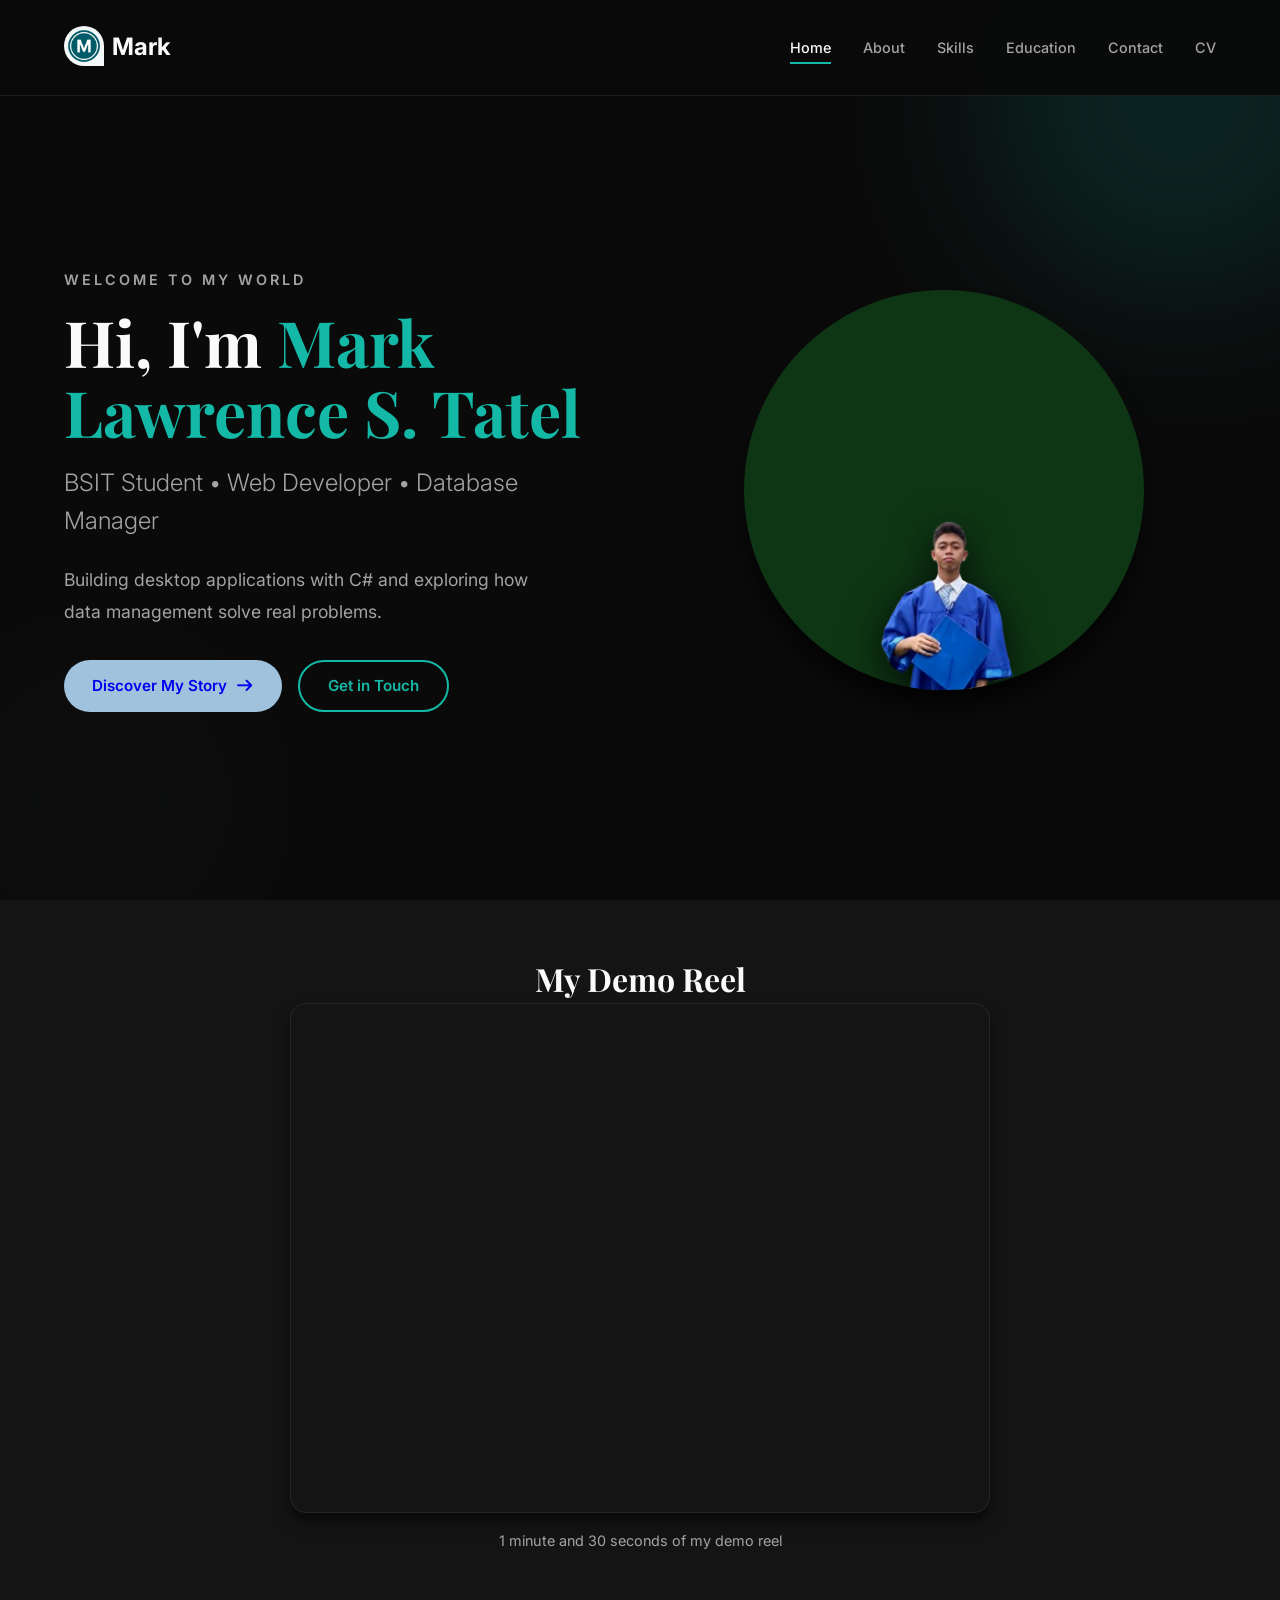
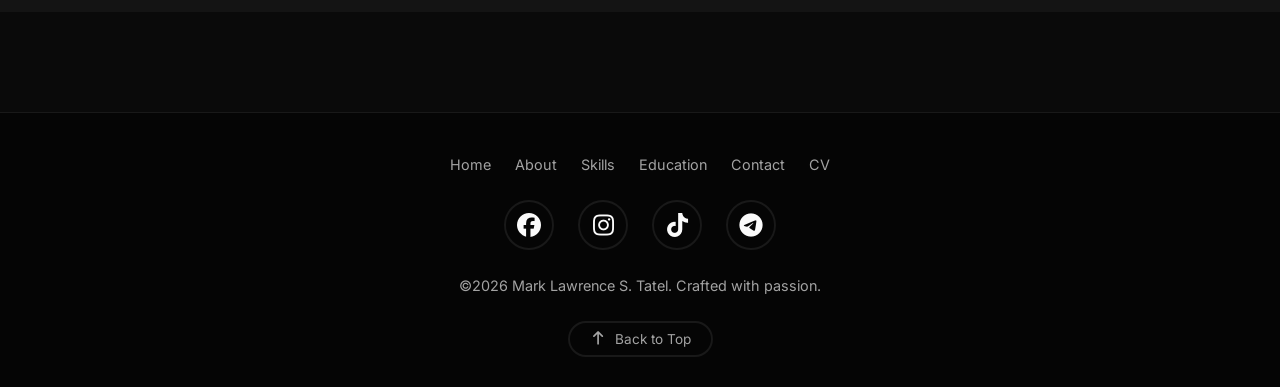
<file: index.html>
<!DOCTYPE html>
<html lang="en">
<head>
    <meta charset="UTF-8">
    <meta name="viewport" content="width=device-width, initial-scale=1.0">
    <meta name="description" content="Portfolio of Mark Lawrence S. Tatel - BSIT student, C# developer, and musician from Valenzuela City, Philippines.">
    <meta name="keywords" content="Mark Lawrence Tatel, portfolio, C# developer, BSIT, Valenzuela, web developer">
    <meta property="og:title" content="Mark Lawrence S. Tatel | Portfolio">
    <meta property="og:description" content="BSIT student building desktop apps with C# and exploring web development.">
    <meta property="og:image" content="images/IMG20240529084241-removebg-preview.png">
    <meta property="og:url" content="https://yourdomain.com">
    <title>Mark Lawrence S. Tatel Portfolio</title>
    <link rel="stylesheet" href="style.css">
    <link rel="icon" href="images/MyFavicon.png">
    <link href="https://fonts.googleapis.com/css2?family=Playfair+Display:wght@400;700&family=Inter:wght@300;400;600&display=swap" rel="stylesheet">
    <link rel="stylesheet" href="https://cdnjs.cloudflare.com/ajax/libs/font-awesome/6.5.0/css/all.min.css">
    <link rel="stylesheet" href="css/all.min.css">
</head>
<body>
    <!-- Navigation -->
    <nav class="navbar">
        <div class="container">
            <a href="index.html" class="logo">
                <span class="logo-icon"><img src="images/MyFavicon.png" alt="Mark Lawrence Logo"></span>
                <span>Mark</span>
            </a>
            <ul class="nav-links">
                <li><a href="index.html" class="active">Home</a></li>
                <li><a href="about.html">About</a></li>
                <li><a href="skills.html">Skills</a></li>
                <li><a href="education.html">Education</a></li>
                <li><a href="contact.html">Contact</a></li>
                <li><a href="resume.html">CV</a></li>
            </ul>
            <div class="hamburger" aria-label="Toggle navigation menu">
                <span></span>
                <span></span>
                <span></span>
            </div>
        </div>
    </nav>

    <!-- Hero Section -->
    <section class="hero">
        <div class="hero-bg">
            <div class="shape shape-1"></div>
            <div class="shape shape-2"></div>
            <div class="shape shape-3"></div>
        </div>
        <div class="container">
            <div class="hero-content">
                <p class="hero-greeting">Welcome to my world</p>
                <h1 class="hero-title">
                    Hi, I'm <span class="highlight">Mark Lawrence S. Tatel</span>
                </h1>
                <p class="hero-subtitle">BSIT Student • Web Developer • Database Manager</p>
                <p class="hero-description">
                    Building desktop applications with C# and exploring how data management solve real problems. 
                <div class="hero-cta">
                    <a href="about.html" class="btn btn-primary">
                        Discover My Story
                        <i class="fas fa-arrow-right"></i>
                    </a>
                    <a href="contact.html" class="btn btn-outline">Get in Touch</a>
                </div>
            </div>
            <div class="hero-visual">
                <div class="hero-image-wrapper">
                    <div class="hero-image">
                        <img src="images/IMG20240529084241-removebg-preview.png" alt="Mark Lawrence S. Tatel">
                    </div>
                </div>
            </div>
        </div>
    </section>

    <!-- Demo Reel Section -->
    <section class="demo-reel-section">
        <div class="container">
            <h2 class="section-title">My Demo Reel</h2>
            <div class="video-wrapper">
    <iframe 
        width="100%" 
        height="500" 
        src="https://www.youtube.com/embed/LFwVDprUQ-Q" 
        title="Demo Reel" 
        frameborder="0" 
        allow="accelerometer; autoplay; clipboard-write; encrypted-media; gyroscope; picture-in-picture" 
        allowfullscreen>
    </iframe>
</div>
            <p class="reel-description">1 minute and 30 seconds of my demo reel</p>
        </div>
    </section>

    <!-- Footer -->
    <footer class="footer">
        <div class="container">
            <div class="footer-content">
                <div class="footer-nav">
                    <a href="index.html">Home</a>
                    <a href="about.html">About</a>
                    <a href="skills.html">Skills</a>
                    <a href="education.html">Education</a>
                    <a href="contact.html">Contact</a>
                    <a href="resume.html">CV</a>
                </div>
                <div class="social-links">
                    <a href="https://www.facebook.com/share/181NbdAtwJ/" aria-label="Facebook profile" target="_blank"><i class="fab fa-facebook"></i></a>
                    <a href="https://www.instagram.com/k_ramm1?igsh=MTRteGNzbmJseWlqcw==" aria-label="Instagram profile" target="_blank"><i class="fab fa-instagram"></i></a>
                    <a href="https://www.tiktok.com/@markieetot_" aria-label="TikTok profile" target="_blank"><i class="fab fa-tiktok"></i></a>
                    <a href="https://t.me/tatsillg" aria-label="Telegram profile" target="_blank"><i class="fab fa-telegram"></i></a>
                </div>
                <p class="copyright">&copy;2026 Mark Lawrence S. Tatel. Crafted with passion.</p>
                <button class="back-to-top" onclick="window.scrollTo({top: 0, behavior: 'smooth'})">
                    <i class="fas fa-arrow-up"></i> Back to Top
                </button>
            </div>
        </div>
    </footer>

    <script>
        // Mobile menu toggle
        const hamburger = document.querySelector('.hamburger');
        const navLinks = document.querySelector('.nav-links');

        hamburger.addEventListener('click', () => {
            navLinks.classList.toggle('active');
            hamburger.classList.toggle('active');
        });

        // Close menu when clicking links
        document.querySelectorAll('.nav-links a').forEach(link => {
            link.addEventListener('click', () => {
                navLinks.classList.remove('active');
                hamburger.classList.remove('active');
            });
        });

        // Scroll animations
        const observerOptions = {
            threshold: 0.2
        };

        const observer = new IntersectionObserver((entries) => {
            entries.forEach(entry => {
                if (entry.isIntersecting) {
                    entry.target.classList.add('animate-in');
                }
            });
        }, observerOptions);

        document.querySelectorAll('.featured-project-card, .learning-card').forEach(el => {
            el.style.opacity = '0';
            el.style.transform = 'translateY(30px)';
            el.style.transition = 'opacity 0.6s ease-out, transform 0.6s ease-out';
            observer.observe(el);
        });

        document.querySelectorAll('.animate-in').forEach(el => {
            el.style.opacity = '1';
            el.style.transform = 'translateY(0)';
        });
    </script>
</body>
</html>
</file>
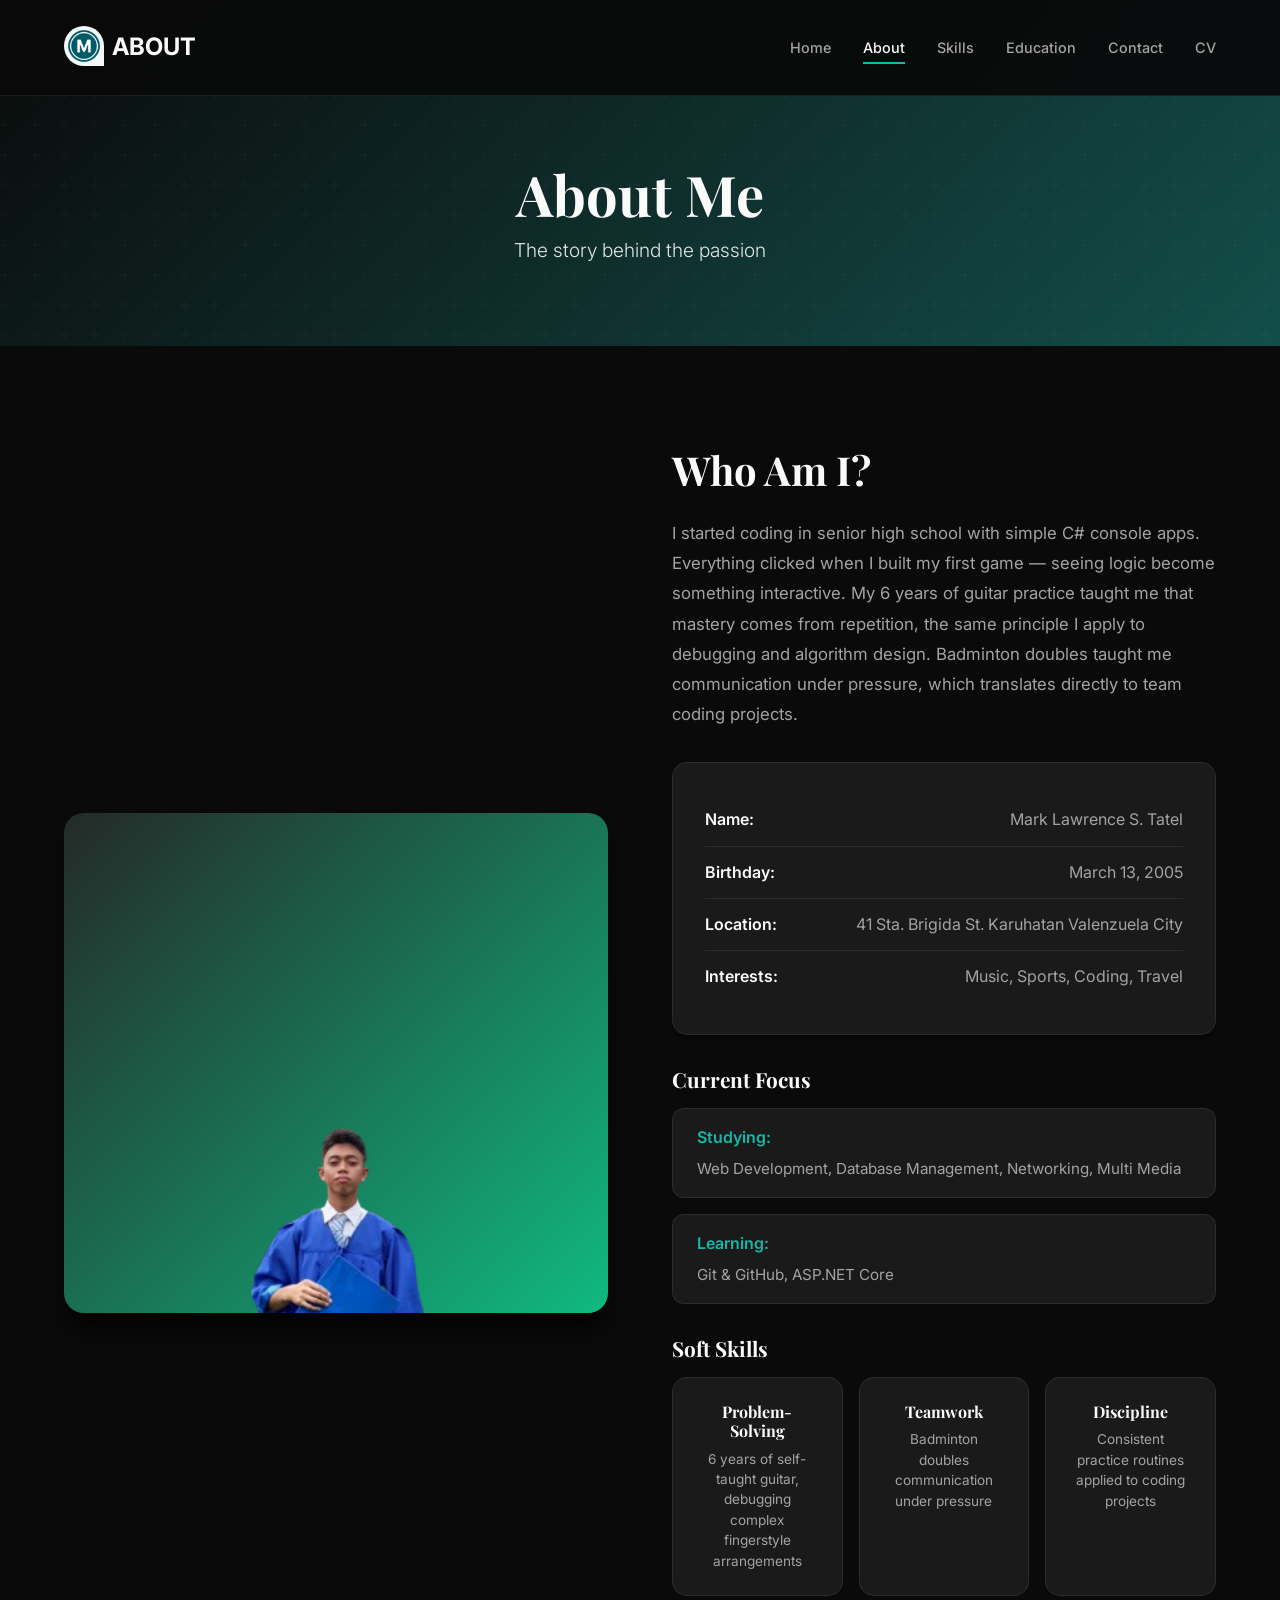
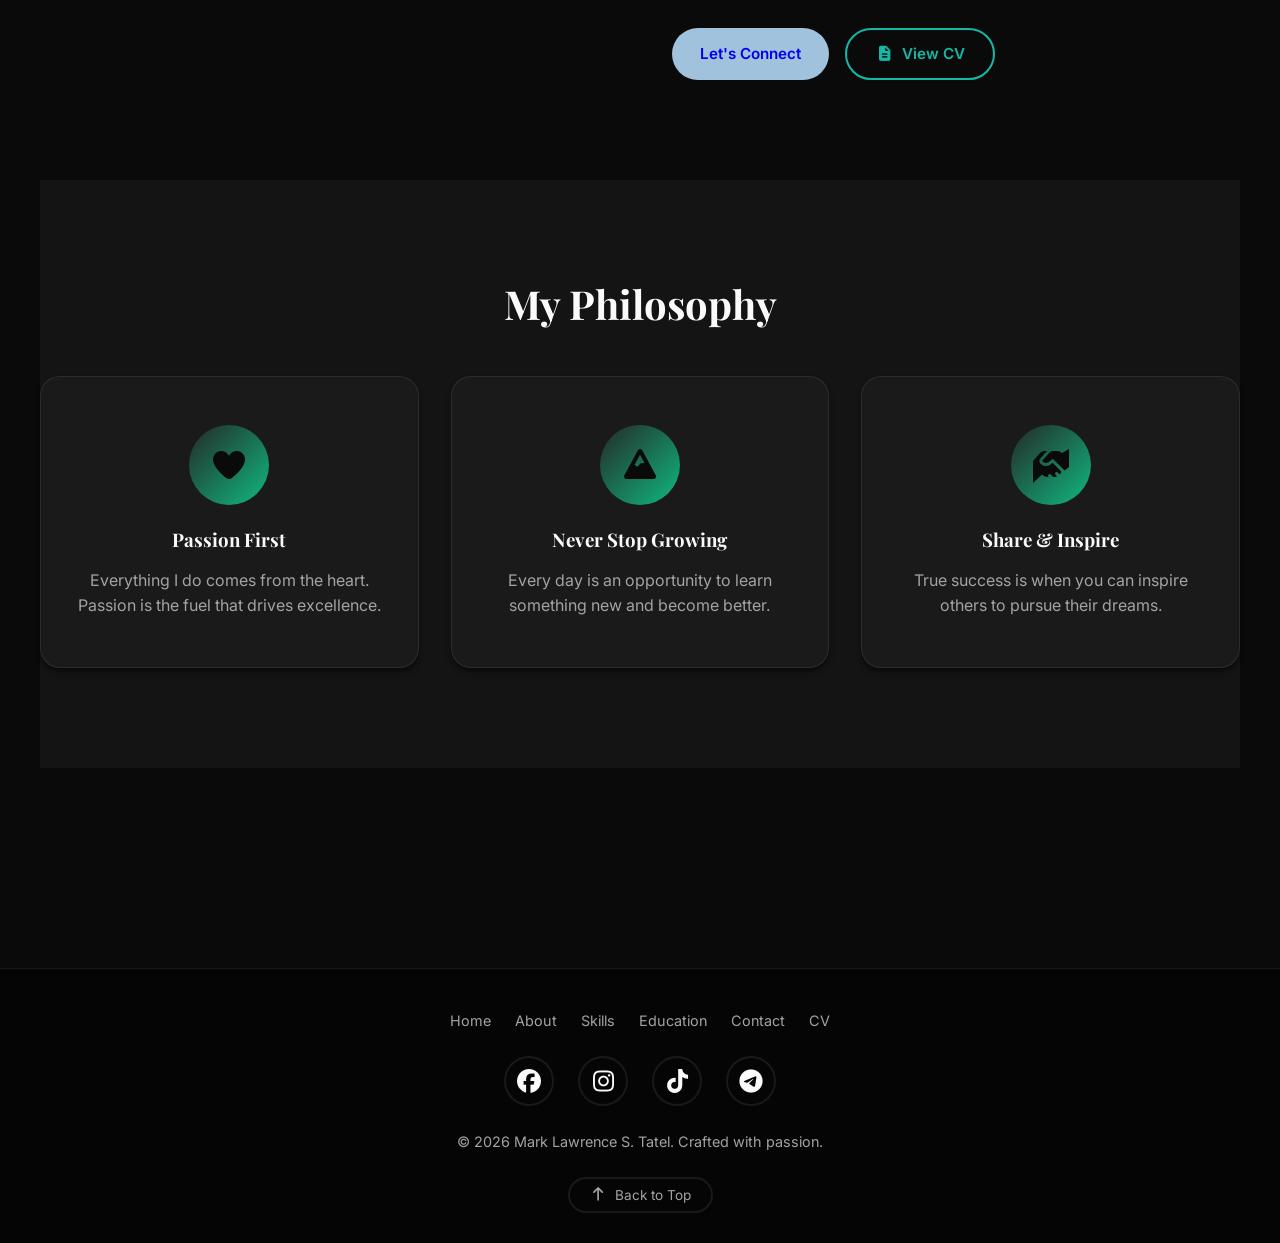
<file: about.html>
<!DOCTYPE html>
<html lang="en">
<head>
    <meta charset="UTF-8">
    <meta name="viewport" content="width=device-width, initial-scale=1.0">
    <meta name="description" content="About Mark Lawrence S. Tatel - BSIT student, C# developer, and musician from Valenzuela City, Philippines.">
    <meta name="keywords" content="Mark Lawrence Tatel, about, C# developer, BSIT, Valenzuela, musician">
    <meta property="og:title" content="About | Mark Lawrence S. Tatel">
    <meta property="og:description" content="Learn about Mark Lawrence - developer, musician, and athlete.">
    <meta property="og:image" content="images/IMG20240529084241-removebg-preview.png">
    <title>About Me</title>
    <link rel="stylesheet" href="style.css">
    <link rel="icon" href="MyFavicon.png">
    <link href="https://fonts.googleapis.com/css2?family=Playfair+Display:wght@400;700&family=Inter:wght@300;400;600&display=swap" rel="stylesheet">
    <link rel="stylesheet" href="https://cdnjs.cloudflare.com/ajax/libs/font-awesome/6.5.0/css/all.min.css">
    <link rel="stylesheet" href="css/all.min.css">
</head>
<body>
    <nav class="navbar">
        <div class="container">
            <a href="index.html" class="logo">
                <span class="logo-icon"><img src="images/MyFavicon.png" alt="Mark Lawrence Logo"></span>
                <span>ABOUT</span>
            </a>
            <ul class="nav-links">
                <li><a href="index.html">Home</a></li>
                <li><a href="about.html" class="active">About</a></li>
                <li><a href="skills.html">Skills</a></li>
                <li><a href="education.html">Education</a></li>
                <li><a href="contact.html">Contact</a></li>
                <li><a href="resume.html">CV</a></li>
            </ul>
            <div class="hamburger" aria-label="Toggle navigation menu">
                <span></span>
                <span></span>
                <span></span>
            </div>
        </div>
    </nav>

    <section class="page-header">
        <div class="container">
            <h1 class="page-title">About Me</h1>
            <p class="page-subtitle">The story behind the passion</p>
        </div>
    </section>

    <section class="about-section">
        <div class="container">
            <div class="about-grid">
                <div class="about-image-section">
                    <div class="image-frame">
                        <div class="about-image-placeholder">
                            <img src="images/IMG20240529084241-removebg-preview.png" alt="My Photo" class="about-photo">
                        </div>
                    </div>
                </div>
                <div class="about-content-section">
                    <h2 class="section-heading">Who Am I?</h2>
                    <p class="about-text">
                        I started coding in senior high school with simple C# console apps. Everything clicked when I built my first game — seeing logic become something interactive. My 6 years of guitar practice taught me that mastery comes from repetition, the same principle I apply to debugging and algorithm design. Badminton doubles taught me communication under pressure, which translates directly to team coding projects.
                    </p>

                    <div class="personal-info">
                        <div class="info-row">
                            <span class="info-title">Name:</span>
                            <span class="info-value">Mark Lawrence S. Tatel</span>
                        </div>
                        <div class="info-row">
                            <span class="info-title">Birthday:</span>
                            <span class="info-value">March 13, 2005</span>
                        </div>
                        <div class="info-row">
                            <span class="info-title">Location:</span>
                            <span class="info-value">41 Sta. Brigida St. Karuhatan Valenzuela City</span>
                        </div>
                        <div class="info-row">
                            <span class="info-title">Interests:</span>
                            <span class="info-value">Music, Sports, Coding, Travel</span>
                        </div>
                    </div>

                    <!-- Current Focus -->
                    <div class="current-focus">
                        <h3 class="subsection-heading"> Current Focus</h3>
                        <div class="focus-grid">
                            <div class="focus-item">
                                <span class="focus-label">Studying:</span>
                                <span class="focus-value">Web Development, Database Management, Networking, Multi Media</span>
                            </div>
                            <div class="focus-item">
                                <span class="focus-label">Learning:</span>
                                <span class="focus-value">Git & GitHub, ASP.NET Core</span>
                            </div>
                        </div>
                    </div>

                    <!-- Soft Skills -->
                    <div class="soft-skills">
                        <h3 class="subsection-heading"> Soft Skills</h3>
                        <div class="soft-skills-grid">
                            <div class="soft-skill-card">
                                <h4>Problem-Solving</h4>
                                <p>6 years of self-taught guitar, debugging complex fingerstyle arrangements</p>
                            </div>
                            <div class="soft-skill-card">
                                <h4>Teamwork</h4>
                                <p>Badminton doubles communication under pressure</p>
                            </div>
                            <div class="soft-skill-card">
                                <h4>Discipline</h4>
                                <p>Consistent practice routines applied to coding projects</p>
                            </div>
                        </div>
                    </div>

                    <div class="about-buttons">
                        <a href="contact.html" class="btn btn-primary">Let's Connect</a>
                        <a href="resume.html" class="btn btn-outline"><i class="fas fa-file-alt"></i> View CV</a>
                    </div>
                </div>
            </div>

            <div class="philosophy-section">
                <h2 class="section-heading text-center">My Philosophy</h2>
                <div class="philosophy-cards">
                    <div class="philosophy-card">
                        <div class="card-icon">
                            <i class="fas fa-heart"></i>
                        </div>
                        <h3>Passion First</h3>
                        <p>Everything I do comes from the heart. Passion is the fuel that drives excellence.</p>
                    </div>
                    <div class="philosophy-card">
                        <div class="card-icon">
                            <i class="fas fa-mountain"></i>
                        </div>
                        <h3>Never Stop Growing</h3>
                        <p>Every day is an opportunity to learn something new and become better.</p>
                    </div>
                    <div class="philosophy-card">
                        <div class="card-icon">
                            <i class="fas fa-hands-helping"></i>
                        </div>
                        <h3>Share & Inspire</h3>
                        <p>True success is when you can inspire others to pursue their dreams.</p>
                    </div>
                </div>
            </div>
        </div>
    </section>

    <footer class="footer">
        <div class="container">
            <div class="footer-content">
                <div class="footer-nav">
                    <a href="index.html">Home</a>
                    <a href="about.html">About</a>
                    <a href="skills.html">Skills</a>
                    <a href="education.html">Education</a>
                    <a href="contact.html">Contact</a>
                    <a href="resume.html">CV</a>
                </div>
                <div class="social-links">
                    <a href="https://www.facebook.com/share/181NbdAtwJ/" aria-label="Facebook profile" target="_blank"><i class="fab fa-facebook"></i></a>
                    <a href="https://www.instagram.com/k_ramm1?igsh=MTRteGNzbmJseWlqcw==" aria-label="Instagram profile" target="_blank"><i class="fab fa-instagram"></i></a>
                    <a href="https://www.tiktok.com/@markieetot_" aria-label="TikTok profile" target="_blank"><i class="fab fa-tiktok"></i></a>
                    <a href="https://t.me/tatsillg" aria-label="Telegram profile" target="_blank"><i class="fab fa-telegram"></i></a>
                </div>
                <p class="copyright">&copy; 2026 Mark Lawrence S. Tatel. Crafted with passion.</p>
                <button class="back-to-top" onclick="window.scrollTo({top: 0, behavior: 'smooth'})">
                    <i class="fas fa-arrow-up"></i> Back to Top
                </button>
            </div>
        </div>
    </footer>

    <script>
        const hamburger = document.querySelector('.hamburger');
        const navLinks = document.querySelector('.nav-links');
        hamburger.addEventListener('click', () => {
            navLinks.classList.toggle('active');
            hamburger.classList.toggle('active');
        });

        // Scroll animations
        const observerOptions = { threshold: 0.2 };
        const observer = new IntersectionObserver((entries) => {
            entries.forEach(entry => {
                if (entry.isIntersecting) {
                    entry.target.classList.add('animate-in');
                    entry.target.style.opacity = '1';
                    entry.target.style.transform = 'translateY(0)';
                }
            });
        }, observerOptions);

        document.querySelectorAll('.philosophy-card, .soft-skill-card').forEach(el => {
            el.style.opacity = '0';
            el.style.transform = 'translateY(30px)';
            el.style.transition = 'opacity 0.6s ease-out, transform 0.6s ease-out';
            observer.observe(el);
        });
    </script>
</body>
</html>
</file>
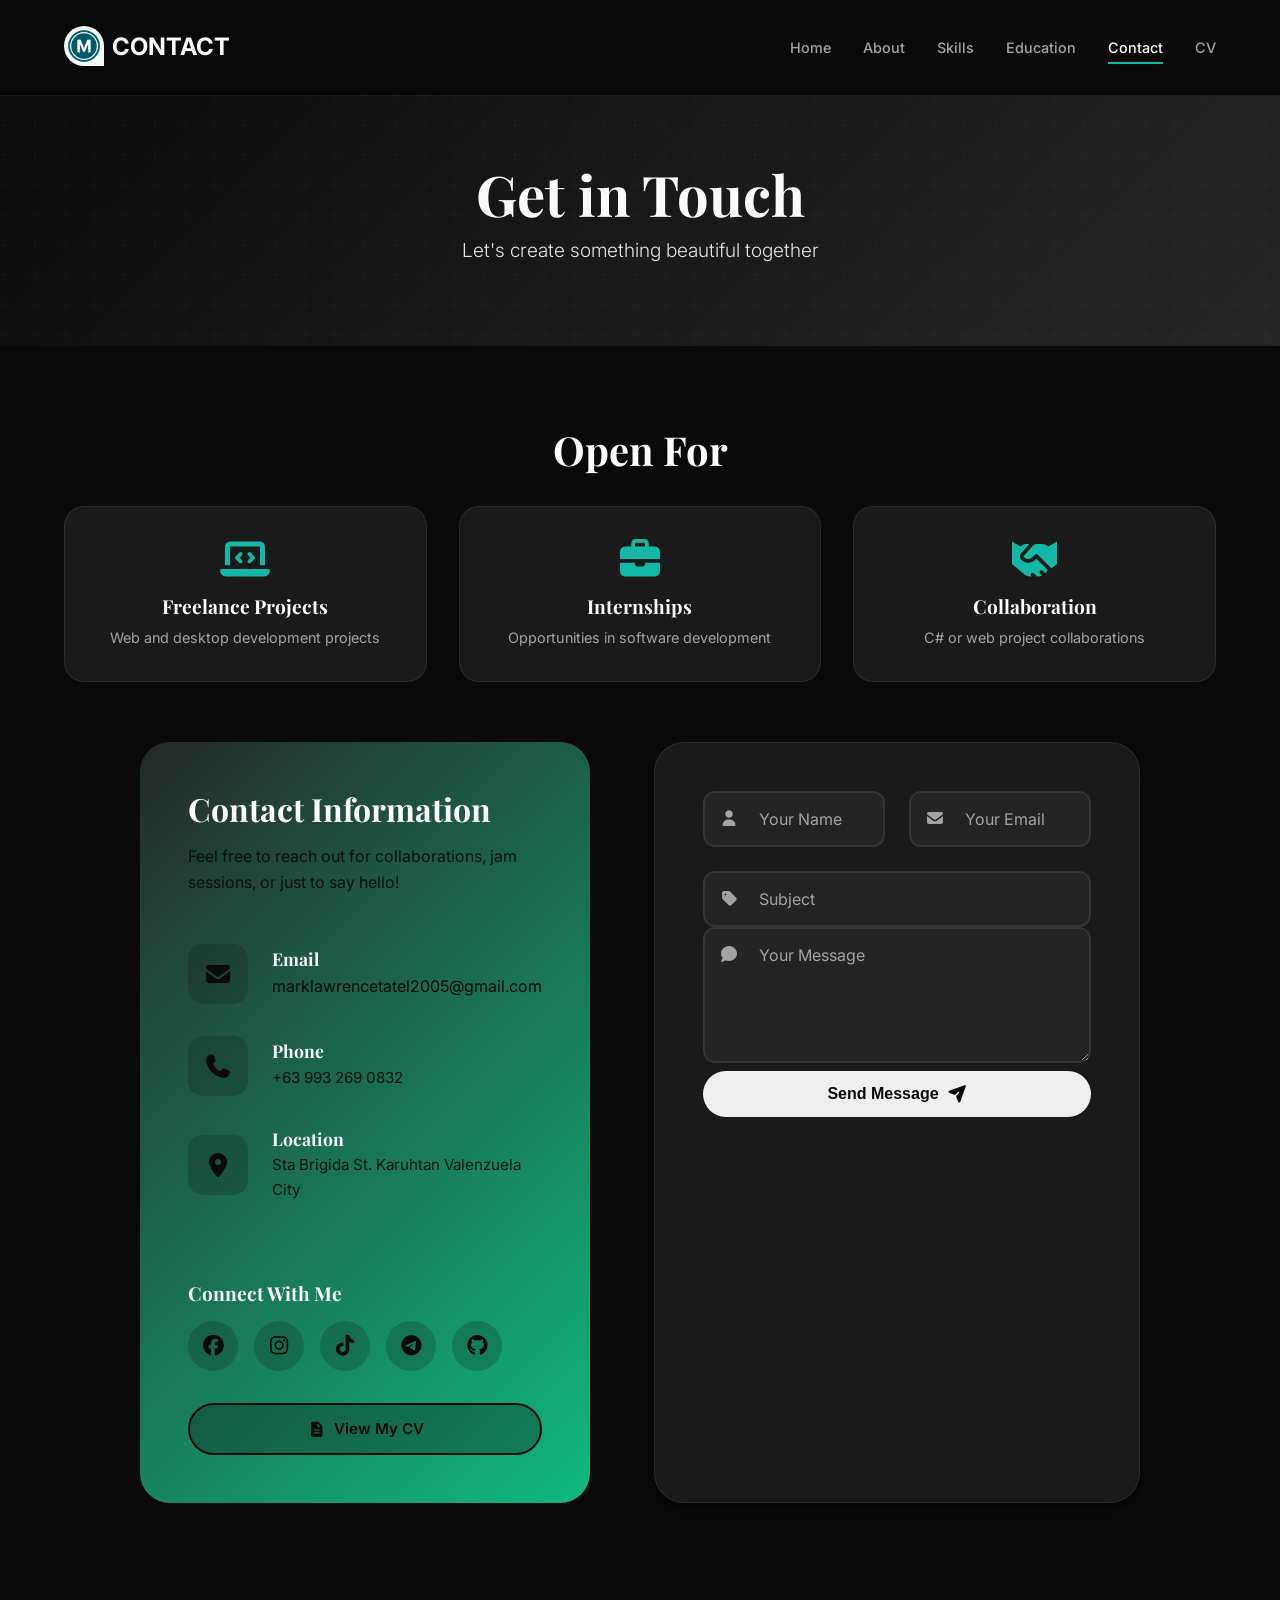
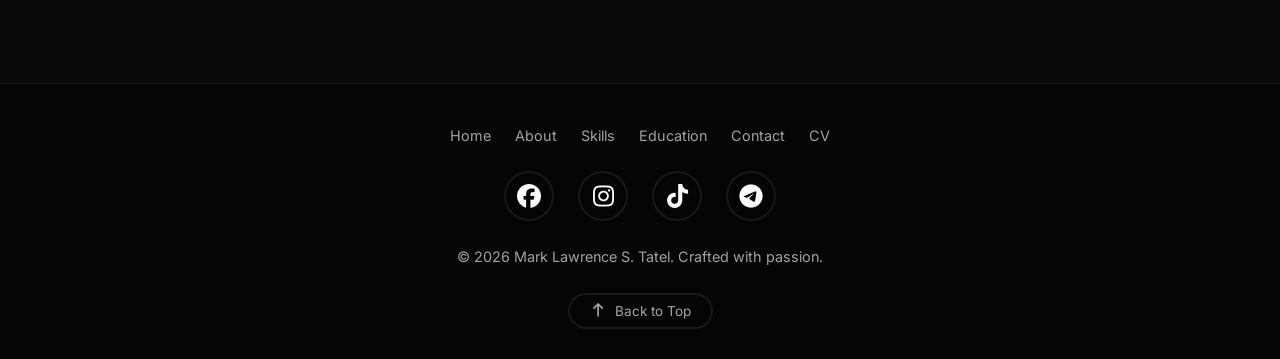
<file: contact.html>
<!DOCTYPE html>
<html lang="en">
<head>
    <meta charset="UTF-8">
    <meta name="viewport" content="width=device-width, initial-scale=1.0">
    <meta name="description" content="Contact Mark Lawrence S. Tatel - BSIT student, C# developer, and musician from Valenzuela City, Philippines.">
    <meta name="keywords" content="Mark Lawrence Tatel, contact, C# developer, BSIT, Valenzuela, hire">
    <meta property="og:title" content="Contact | Mark Lawrence S. Tatel">
    <meta property="og:description" content="Get in touch with Mark Lawrence S. Tatel for collaborations and opportunities.">
    <meta property="og:image" content="images/IMG20240529084241-removebg-preview.png">
    <title>My Contact</title>
    <link rel="stylesheet" href="style.css">
    <link rel="icon" href="MyFavicon.png">
    <link href="https://fonts.googleapis.com/css2?family=Playfair+Display:wght@400;700&family=Inter:wght@300;400;600&display=swap" rel="stylesheet">
    <link rel="stylesheet" href="https://cdnjs.cloudflare.com/ajax/libs/font-awesome/6.5.0/css/all.min.css">
    <link rel="stylesheet" href="css/all.min.css">
</head>
<body>
    <nav class="navbar">
        <div class="container">
            <a href="index.html" class="logo">
                <span class="logo-icon"><img src="images/MyFavicon.png" alt="Mark Lawrence Logo"></span>
                <span>CONTACT</span>
            </a>
            <ul class="nav-links">
                <li><a href="index.html">Home</a></li>
                <li><a href="about.html">About</a></li>
                <li><a href="skills.html">Skills</a></li>
                <li><a href="education.html">Education</a></li>
                <li><a href="contact.html" class="active">Contact</a></li>
                <li><a href="resume.html">CV</a></li>
            </ul>
            <div class="hamburger" aria-label="Toggle navigation menu">
                <span></span>
                <span></span>
                <span></span>
            </div>
        </div>
    </nav>

    <section class="page-header contact-header">
        <div class="container">
            <h1 class="page-title">Get in Touch</h1>
            <p class="page-subtitle">Let's create something beautiful together</p>
        </div>
    </section>

    <section class="contact-section">
        <div class="container">
            <!-- Open For Section -->
            <div class="open-for-section">
                <h2 class="section-heading text-center">Open For</h2>
                <div class="open-for-grid">
                    <div class="open-for-card">
                        <i class="fas fa-laptop-code"></i>
                        <h3>Freelance Projects</h3>
                        <p>Web and desktop development projects</p>
                    </div>
                    <div class="open-for-card">
                        <i class="fas fa-briefcase"></i>
                        <h3>Internships</h3>
                        <p>Opportunities in software development</p>
                    </div>
                    <div class="open-for-card">
                        <i class="fas fa-handshake"></i>
                        <h3>Collaboration</h3>
                        <p>C# or web project collaborations</p>
                    </div>
                </div>
            </div>

            <div class="contact-wrapper">
                <div class="contact-info-panel">
                    <h2 class="panel-title">Contact Information</h2>
                    <p class="panel-desc">Feel free to reach out for collaborations, jam sessions, or just to say hello!</p>

                    <div class="contact-methods">
                        <div class="contact-method">
                            <div class="method-icon">
                                <i class="fas fa-envelope"></i>
                            </div>
                            <div class="method-details">
                                <h3>Email</h3>
                                <a href="mailto:marklawrencetatel2005@gmail.com">marklawrencetatel2005@gmail.com</a>
                            </div>
                        </div>

                        <div class="contact-method">
                            <div class="method-icon">
                                <i class="fas fa-phone"></i>
                            </div>
                            <div class="method-details">
                                <h3>Phone</h3>
                                <p>+63 993 269 0832</p>
                            </div>
                        </div>

                        <div class="contact-method">
                            <div class="method-icon">
                                <i class="fas fa-map-marker-alt"></i>
                            </div>
                            <div class="method-details">
                                <h3>Location</h3>
                                <p>Sta Brigida St. Karuhtan Valenzuela City</p>
                            </div>
                        </div>
                    </div>

                    <div class="social-connect">
                        <h3>Connect With Me</h3>
                        <div class="social-icons-large">
                            <a href="https://www.facebook.com/share/181NbdAtwJ/" class="social-icon" aria-label="Facebook profile"><i class="fab fa-facebook"></i></a>
                            <a href="https://www.instagram.com/k_ramm1?igsh=MTRteGNzbmJseWlqcw==" target="_blank" class="social-icon" aria-label="Instagram profile"><i class="fab fa-instagram"></i></a>
                            <a href="https://www.tiktok.com/@markieetot_" target="_blank" class="social-icon" aria-label="TikTok profile"><i class="fab fa-tiktok"></i></a>
                            <a href="https://t.me/tatsillg" target="_blank" class="social-icon" aria-label="Telegram profile"><i class="fab fa-telegram"></i></a>
                            <a href="https://github.com/Conessss" target="_blank" class="social-icon" aria-label="GitHub profile"><i class="fab fa-github"></i></a>
                        </div>
                    </div>

                    <div class="resume-download">
                        <a href="resume.html" class="btn btn-resume">
                            <i class="fas fa-file-alt"></i> View My CV
                        </a>
                    </div>
                </div>

                <div class="contact-form-panel">
                    <form class="contact-form-modern" action="https://formsubmit.co/marklawrencetatel2005@gmail.com" method="POST" id="contactForm">
                        <div id="form-message" class="form-message" style="display:none;"></div>

                        <div class="form-row">
                            <div class="form-group floating">
                                <input type="text" id="name" name="name" required placeholder=" ">
                                <label for="name">Your Name</label>
                                <i class="fas fa-user"></i>
                            </div>
                            <div class="form-group floating">
                                <input type="email" id="email" name="email" required placeholder=" ">
                                <label for="email">Your Email</label>
                                <i class="fas fa-envelope"></i>
                            </div>
                        </div>

                        <div class="form-group floating">
                            <input type="text" id="subject" name="subject" required placeholder=" ">
                            <label for="subject">Subject</label>
                            <i class="fas fa-tag"></i>
                        </div>

                        <div class="form-group floating">
                            <textarea id="message" name="message" rows="5" required placeholder=" "></textarea>
                            <label for="message">Your Message</label>
                            <i class="fas fa-comment"></i>
                        </div>

                        <button type="submit" class="btn btn-submit">
                            <span>Send Message</span>
                            <i class="fas fa-paper-plane"></i>
                        </button>
                    </form>
                </div>
            </div>
        </div>
    </section>

    <footer class="footer">
        <div class="container">
            <div class="footer-content">
                <div class="footer-nav">
                    <a href="index.html">Home</a>
                    <a href="about.html">About</a>
                    <a href="skills.html">Skills</a>
                    <a href="education.html">Education</a>
                    <a href="contact.html">Contact</a>
                    <a href="resume.html">CV</a>
                </div>
                <div class="social-links">
                    <a href="https://www.facebook.com/share/181NbdAtwJ/" aria-label="Facebook profile" target="_blank"><i class="fab fa-facebook"></i></a>
                    <a href="https://www.instagram.com/k_ramm1?igsh=MTRteGNzbmJseWlqcw==" aria-label="Instagram profile" target="_blank"><i class="fab fa-instagram"></i></a>
                    <a href="https://www.tiktok.com/@markieetot_" aria-label="TikTok profile" target="_blank"><i class="fab fa-tiktok"></i></a>
                    <a href="https://t.me/tatsillg" aria-label="Telegram profile" target="_blank"><i class="fab fa-telegram"></i></a>
                </div>
                <p class="copyright">&copy; 2026 Mark Lawrence S. Tatel. Crafted with passion.</p>
                <button class="back-to-top" onclick="window.scrollTo({top: 0, behavior: 'smooth'})">
                    <i class="fas fa-arrow-up"></i> Back to Top
                </button>
            </div>
        </div>
    </footer>

    <script>
        const hamburger = document.querySelector('.hamburger');
        const navLinks = document.querySelector('.nav-links');
        hamburger.addEventListener('click', () => {
            navLinks.classList.toggle('active');
            hamburger.classList.toggle('active');
        });

        // Form handling
        const form = document.getElementById('contactForm');
        const formMessage = document.getElementById('form-message');

        form.addEventListener('submit', async (e) => {
            e.preventDefault();
            const formData = new FormData(form);

            try {
                const response = await fetch(form.action, {
                    method: 'POST',
                    body: formData,
                    headers: {
                        'Accept': 'application/json'
                    }
                });

                if (response.ok) {
                    formMessage.style.display = 'block';
                    formMessage.className = 'form-message success';
                    formMessage.textContent = 'Thank you! Your message has been sent successfully.';
                    form.reset();
                } else {
                    throw new Error('Form submission failed');
                }
            } catch (error) {
                formMessage.style.display = 'block';
                formMessage.className = 'form-message error';
                formMessage.textContent = 'Oops! Something went wrong. Please try again or email me directly.';
            }
        });
    </script>
</body>
</html>
</file>
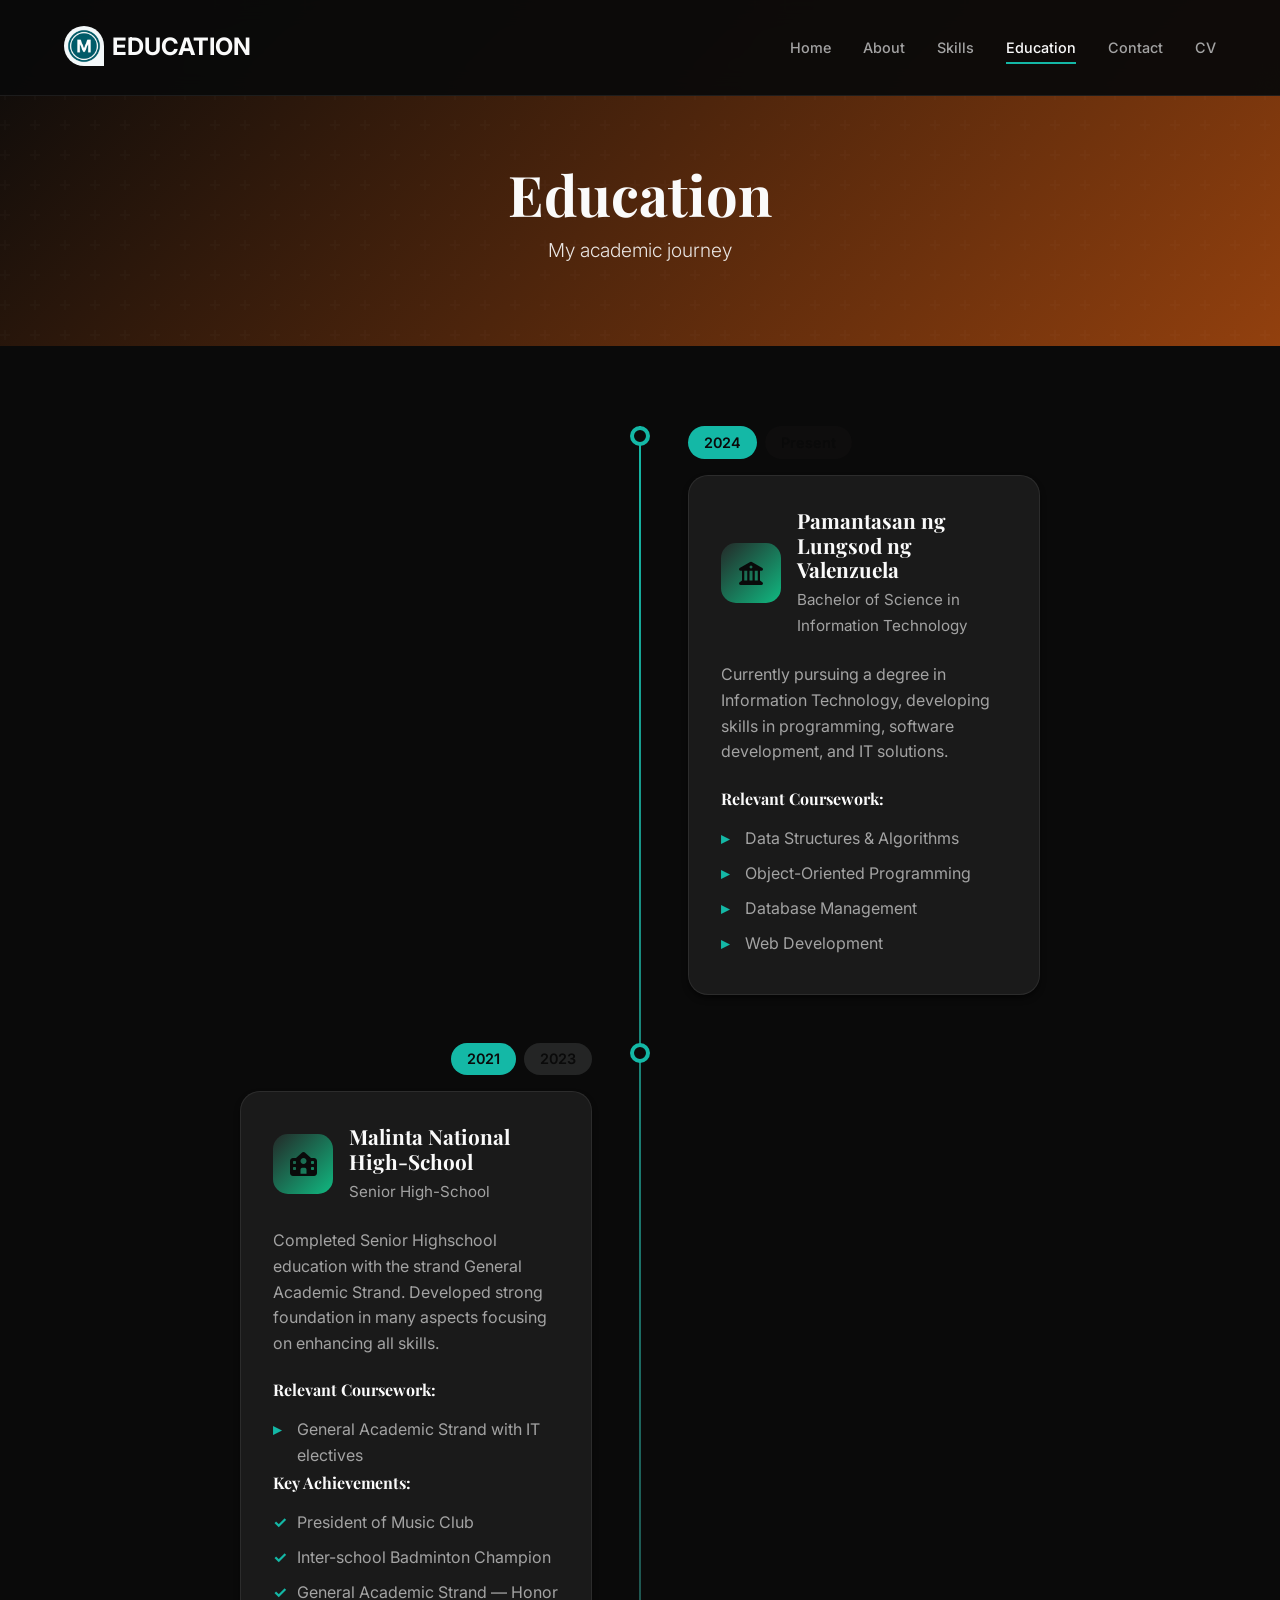
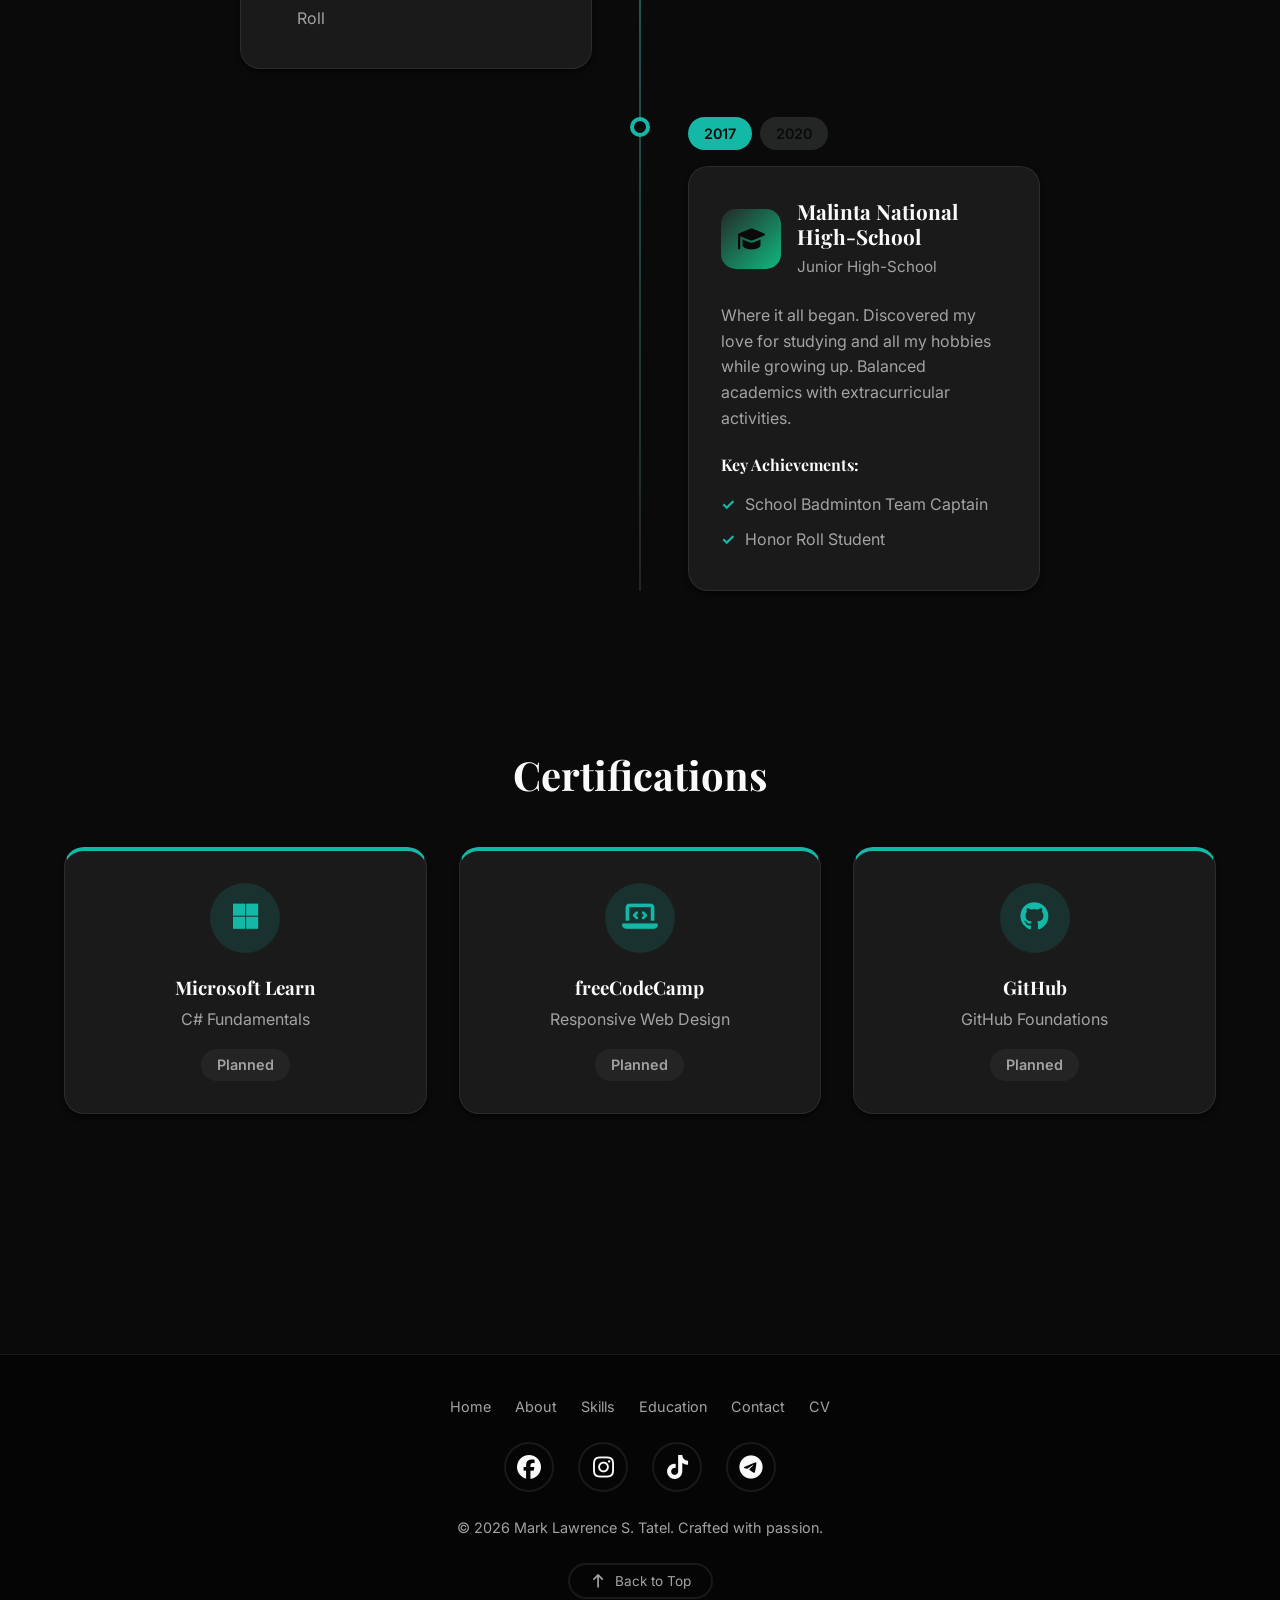
<file: education.html>
<!DOCTYPE html>
<html lang="en">
<head>
    <meta charset="UTF-8">
    <meta name="viewport" content="width=device-width, initial-scale=1.0">
    <meta name="description" content="Education and academic journey of Mark Lawrence S. Tatel - BSIT student at Pamantasan ng Lungsod ng Valenzuela.">
    <meta name="keywords" content="Mark Lawrence Tatel, education, BSIT, Valenzuela, academic">
    <meta property="og:title" content="Education | Mark Lawrence S. Tatel">
    <meta property="og:description" content="Academic journey of Mark Lawrence S. Tatel.">
    <meta property="og:image" content="images/IMG20240529084241-removebg-preview.png">
    <title>My Education</title>
    <link rel="stylesheet" href="style.css">
    <link rel="icon" href="MyFavicon.png">
    <link href="https://fonts.googleapis.com/css2?family=Playfair+Display:wght@400;700&family=Inter:wght@300;400;600&display=swap" rel="stylesheet">
    <link rel="stylesheet" href="https://cdnjs.cloudflare.com/ajax/libs/font-awesome/6.5.0/css/all.min.css">
    <link rel="stylesheet" href="css/all.min.css">
</head>
<body>
    <nav class="navbar">
        <div class="container">
            <a href="index.html" class="logo">
                <span class="logo-icon"><img src="images/MyFavicon.png" alt="Mark Lawrence Logo"></span>
                <span>EDUCATION</span>
            </a>
            <ul class="nav-links">
                <li><a href="index.html">Home</a></li>
                <li><a href="about.html">About</a></li>
                <li><a href="skills.html">Skills</a></li>
                <li><a href="education.html" class="active">Education</a></li>
                <li><a href="contact.html">Contact</a></li>
                <li><a href="resume.html">CV</a></li>
            </ul>
            <div class="hamburger" aria-label="Toggle navigation menu">
                <span></span>
                <span></span>
                <span></span>
            </div>
        </div>
    </nav>

    <section class="page-header education-header">
        <div class="container">
            <h1 class="page-title">Education</h1>
            <p class="page-subtitle">My academic journey</p>
        </div>
    </section>

    <section class="education-section">
        <div class="container">
            <!-- Timeline -->
            <div class="timeline">
                <div class="timeline-item">
                    <div class="timeline-marker"></div>
                    <div class="timeline-content">
                        <div class="timeline-date">
                            <span class="year">2024</span>
                            <span class="status">Present</span>
                        </div>
                        <div class="timeline-card">
                            <div class="card-header">
                                <div class="school-icon">
                                    <i class="fas fa-university"></i>
                                </div>
                                <div class="school-info">
                                    <h3>Pamantasan ng Lungsod ng Valenzuela</h3>
                                    <span class="degree">Bachelor of Science in Information Technology</span>
                                </div>
                            </div>
                            <div class="card-body">
                                <p>Currently pursuing a degree in Information Technology, developing skills in programming, software development, and IT solutions.</p>
                                <div class="coursework">
                                    <h4>Relevant Coursework:</h4>
                                    <ul>
                                        <li>Data Structures & Algorithms</li>
                                        <li>Object-Oriented Programming</li>
                                        <li>Database Management</li>
                                        <li>Web Development</li>
                                    </ul>
                                </div>
                            </div>
                        </div>
                    </div>
                </div>

                <div class="timeline-item">
                    <div class="timeline-marker"></div>
                    <div class="timeline-content">
                        <div class="timeline-date">
                            <span class="year">2021</span>
                            <span class="year-end">2023</span>
                        </div>
                        <div class="timeline-card">
                            <div class="card-header">
                                <div class="school-icon">
                                    <i class="fas fa-school"></i>
                                </div>
                                <div class="school-info">
                                    <h3>Malinta National High-School</h3>
                                    <span class="degree">Senior High-School</span>
                                </div>
                            </div>
                            <div class="card-body">
                                <p>Completed Senior Highschool education with the strand General Academic Strand. Developed strong foundation in many aspects focusing on enhancing all skills.</p>
                                <div class="coursework">
                                    <h4>Relevant Coursework:</h4>
                                    <ul>
                                        <li>General Academic Strand with IT electives</li>
                                    </ul>
                                </div>
                                <div class="achievements">
                                    <h4>Key Achievements:</h4>
                                    <ul>
                                        <li>President of Music Club</li>
                                        <li>Inter-school Badminton Champion</li>
                                        <li>General Academic Strand — Honor Roll</li>
                                    </ul>
                                </div>
                            </div>
                        </div>
                    </div>
                </div>

                <div class="timeline-item">
                    <div class="timeline-marker"></div>
                    <div class="timeline-content">
                        <div class="timeline-date">
                            <span class="year">2017</span>
                            <span class="year-end">2020</span>
                        </div>
                        <div class="timeline-card">
                            <div class="card-header">
                                <div class="school-icon">
                                    <i class="fas fa-graduation-cap"></i>
                                </div>
                                <div class="school-info">
                                    <h3>Malinta National High-School</h3>
                                    <span class="degree">Junior High-School</span>
                                </div>
                            </div>
                            <div class="card-body">
                                <p>Where it all began. Discovered my love for studying and all my hobbies while growing up. Balanced academics with extracurricular activities.</p>
                                <div class="achievements">
                                    <h4>Key Achievements:</h4>
                                    <ul>
                                        <li>School Badminton Team Captain</li>
                                        <li>Honor Roll Student</li>
                                    </ul>
                                </div>
                            </div>
                        </div>
                    </div>
                </div>
            </div>

            <!-- Certifications Section -->
            <div class="certifications-section">
                <h2 class="section-heading text-center">Certifications</h2>
                <div class="cert-grid">
                    <div class="cert-card">
                        <div class="cert-icon">
                            <i class="fab fa-microsoft"></i>
                        </div>
                        <h3>Microsoft Learn</h3>
                        <p>C# Fundamentals</p>
                        <span class="cert-year">Planned</span>
                    </div>
                    <div class="cert-card">
                        <div class="cert-icon">
                            <i class="fas fa-laptop-code"></i>
                        </div>
                        <h3>freeCodeCamp</h3>
                        <p>Responsive Web Design</p>
                        <span class="cert-year">Planned</span>
                    </div>
                    <div class="cert-card">
                        <div class="cert-icon">
                            <i class="fab fa-github"></i>
                        </div>
                        <h3>GitHub</h3>
                        <p>GitHub Foundations</p>
                        <span class="cert-year">Planned</span>
                    </div>
                </div>
            </div>
        </div>
    </section>

    <footer class="footer">
        <div class="container">
            <div class="footer-content">
                <div class="footer-nav">
                    <a href="index.html">Home</a>
                    <a href="about.html">About</a>
                    <a href="skills.html">Skills</a>
                    <a href="education.html">Education</a>
                    <a href="contact.html">Contact</a>
                    <a href="resume.html">CV</a>
                </div>
                <div class="social-links">
                    <a href="https://www.facebook.com/share/181NbdAtwJ/" aria-label="Facebook profile" target="_blank"><i class="fab fa-facebook"></i></a>
                    <a href="https://www.instagram.com/k_ramm1?igsh=MTRteGNzbmJseWlqcw==" aria-label="Instagram profile" target="_blank"><i class="fab fa-instagram"></i></a>
                    <a href="https://www.tiktok.com/@markieetot_" aria-label="TikTok profile" target="_blank"><i class="fab fa-tiktok"></i></a>
                    <a href="https://t.me/tatsillg" aria-label="Telegram profile" target="_blank"><i class="fab fa-telegram"></i></a>
                </div>
                <p class="copyright">&copy; 2026 Mark Lawrence S. Tatel. Crafted with passion.</p>
                <button class="back-to-top" onclick="window.scrollTo({top: 0, behavior: 'smooth'})">
                    <i class="fas fa-arrow-up"></i> Back to Top
                </button>
            </div>
        </div>
    </footer>

    <script>
        const hamburger = document.querySelector('.hamburger');
        const navLinks = document.querySelector('.nav-links');
        hamburger.addEventListener('click', () => {
            navLinks.classList.toggle('active');
            hamburger.classList.toggle('active');
        });

        // Scroll animations
        const observerOptions = { threshold: 0.2 };
        const observer = new IntersectionObserver((entries) => {
            entries.forEach(entry => {
                if (entry.isIntersecting) {
                    entry.target.style.opacity = '1';
                    entry.target.style.transform = 'translateY(0)';
                }
            });
        }, observerOptions);

        document.querySelectorAll('.timeline-item, .cert-card').forEach(el => {
            el.style.opacity = '0';
            el.style.transform = 'translateY(30px)';
            el.style.transition = 'opacity 0.6s ease-out, transform 0.6s ease-out';
            observer.observe(el);
        });
    </script>
</body>
</html>
</file>
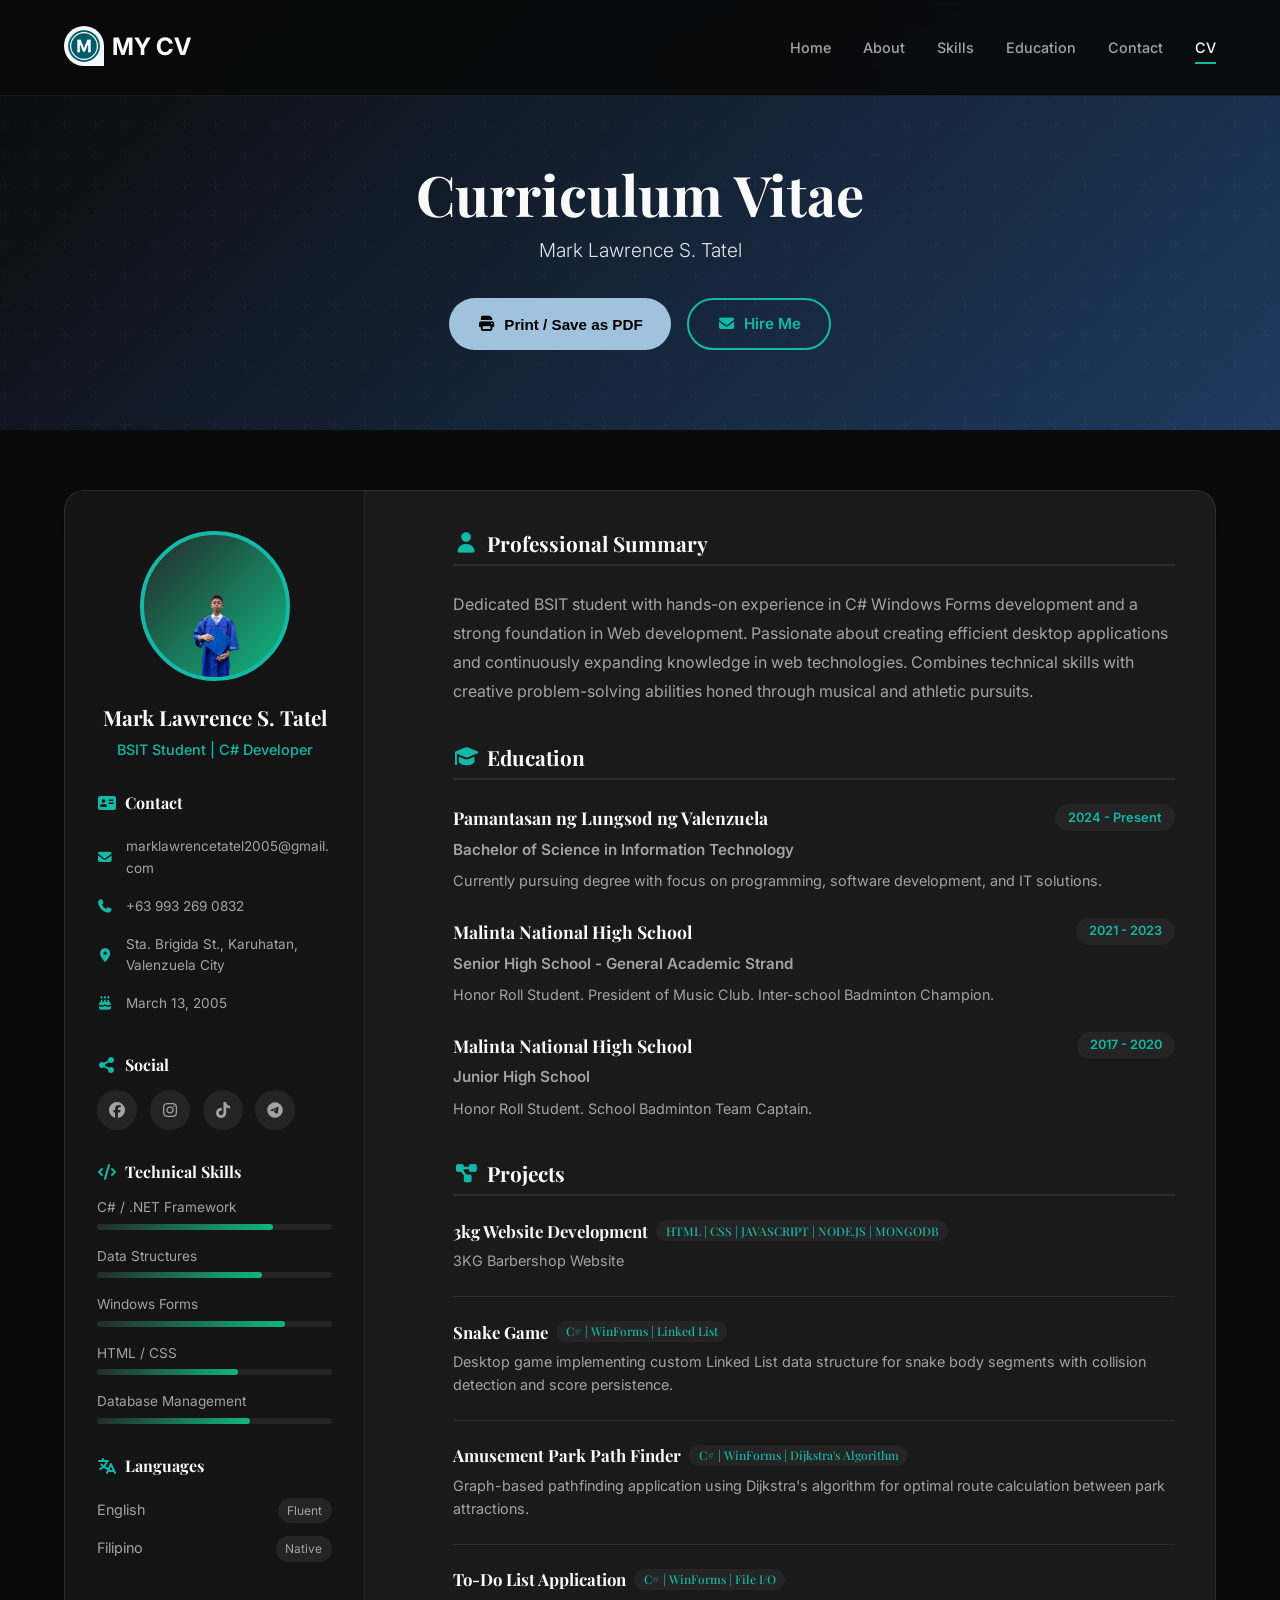
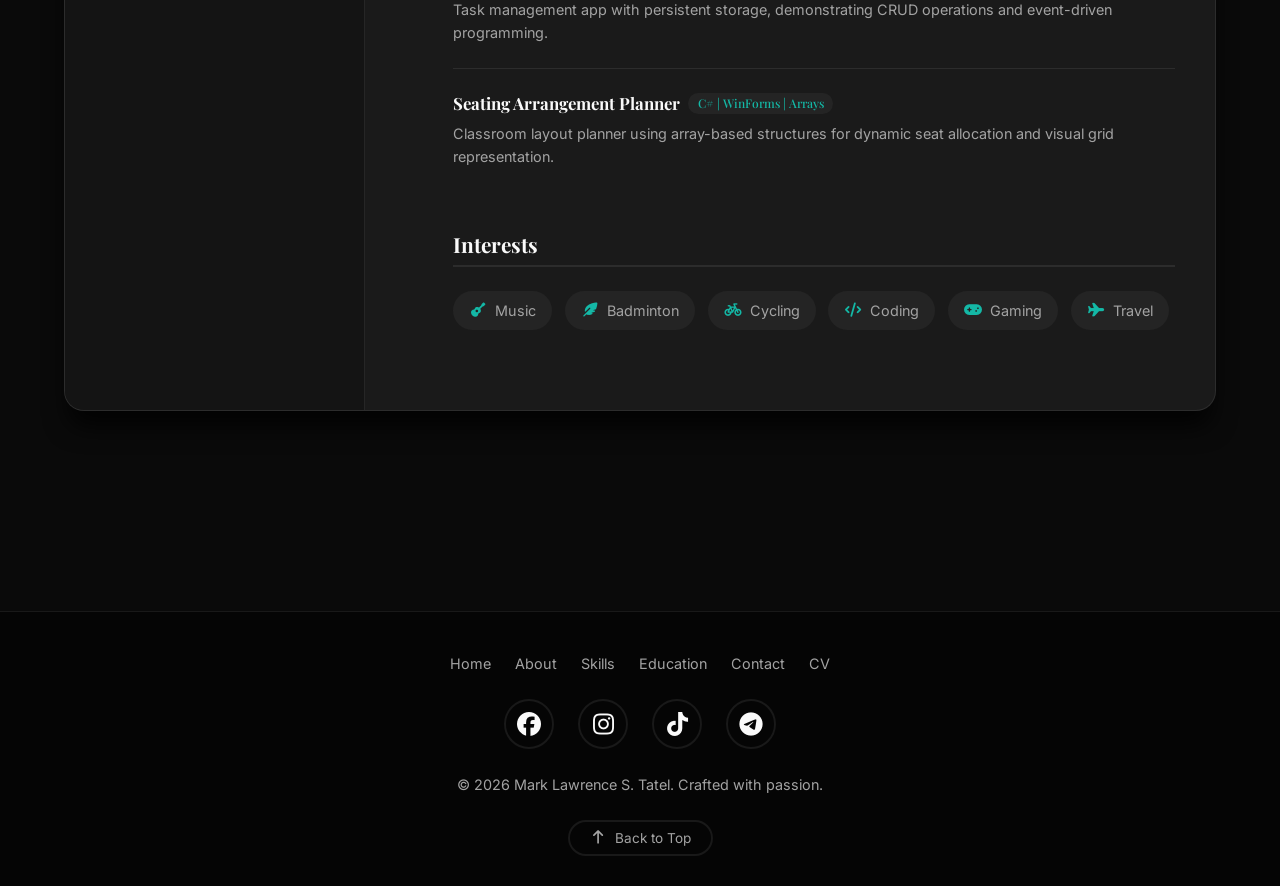
<file: resume.html>
<!DOCTYPE html>
<html lang="en">
<head>
    <meta charset="UTF-8">
    <meta name="viewport" content="width=device-width, initial-scale=1.0">
    <meta name="description" content="CV/Resume of Mark Lawrence S. Tatel - BSIT student, C# developer, and musician.">
    <meta name="keywords" content="Mark Lawrence Tatel, CV, resume, C# developer, BSIT, hire">
    <meta property="og:title" content="CV | Mark Lawrence S. Tatel">
    <meta property="og:description" content="Professional CV of Mark Lawrence S. Tatel.">
    <meta property="og:image" content="images/IMG20240529084241-removebg-preview.png">
    <title>My CV - Mark Lawrence S. Tatel</title>
    <link rel="stylesheet" href="style.css">
    <link rel="icon" href="MyFavicon.png">
    <link href="https://fonts.googleapis.com/css2?family=Playfair+Display:wght@400;700&family=Inter:wght@300;400;600&display=swap" rel="stylesheet">
    <link rel="stylesheet" href="https://cdnjs.cloudflare.com/ajax/libs/font-awesome/6.5.0/css/all.min.css">
    <link rel="stylesheet" href="css/all.min.css">
</head>
<body>
    <nav class="navbar">
        <div class="container">
            <a href="index.html" class="logo">
                <span class="logo-icon"><img src="images/MyFavicon.png" alt="Mark Lawrence Logo"></span>
                <span>MY CV</span>
            </a>
            <ul class="nav-links">
                <li><a href="index.html">Home</a></li>
                <li><a href="about.html">About</a></li>
                <li><a href="skills.html">Skills</a></li>
                <li><a href="education.html">Education</a></li>
                <li><a href="contact.html">Contact</a></li>
                <li><a href="resume.html" class="active">CV</a></li>
            </ul>
            <div class="hamburger" aria-label="Toggle navigation menu">
                <span></span>
                <span></span>
                <span></span>
            </div>
        </div>
    </nav>

    <section class="page-header resume-header">
        <div class="container">
            <h1 class="page-title">Curriculum Vitae</h1>
            <p class="page-subtitle">Mark Lawrence S. Tatel</p>
            <div class="cv-actions">
                <button class="btn btn-primary" onclick="window.print()">
                    <i class="fas fa-print"></i> Print / Save as PDF
                </button>
                <a href="mailto:marklawrencetatel2005@gmail.com?subject=Job Opportunity" class="btn btn-outline">
                    <i class="fas fa-envelope"></i> Hire Me
                </a>
            </div>
        </div>
    </section>

    <section class="cv-section">
        <div class="container">
            <div class="cv-wrapper">
                <!-- Left Sidebar -->
                <aside class="cv-sidebar">
                    <div class="cv-profile">
                        <div class="cv-photo">
                            <img src="images/IMG20240529084241-removebg-preview.png" alt="Mark Lawrence S. Tatel">
                        </div>
                        <h2>Mark Lawrence S. Tatel</h2>
                        <p class="cv-title">BSIT Student | C# Developer</p>
                    </div>

                    <div class="cv-contact-info">
                        <h3><i class="fas fa-address-card"></i> Contact</h3>
                        <ul>
                            <li><i class="fas fa-envelope"></i> marklawrencetatel2005@gmail.com</li>
                            <li><i class="fas fa-phone"></i> +63 993 269 0832</li>
                            <li><i class="fas fa-map-marker-alt"></i> Sta. Brigida St., Karuhatan, Valenzuela City</li>
                            <li><i class="fas fa-birthday-cake"></i> March 13, 2005</li>
                        </ul>
                    </div>

                    <div class="cv-social">
                        <h3><i class="fas fa-share-alt"></i> Social</h3>
                        <div class="cv-social-links">
                            <a href="https://www.facebook.com/share/181NbdAtwJ/" target="_blank" aria-label="Facebook"><i class="fab fa-facebook"></i></a>
                            <a href="https://www.instagram.com/k_ramm1" target="_blank" aria-label="Instagram"><i class="fab fa-instagram"></i></a>
                            <a href="https://www.tiktok.com/@markieetot_" target="_blank" aria-label="TikTok"><i class="fab fa-tiktok"></i></a>
                            <a href="https://t.me/tatsillg" target="_blank" aria-label="Telegram"><i class="fab fa-telegram"></i></a>
                        </div>
                    </div>

                    <div class="cv-skills">
                        <h3><i class="fas fa-code"></i> Technical Skills</h3>
                        <div class="cv-skill-item">
                            <span>C# / .NET Framework</span>
                            <div class="cv-skill-bar"><div class="cv-skill-fill" style="width: 75%"></div></div>
                        </div>
                        <div class="cv-skill-item">
                            <span>Data Structures</span>
                            <div class="cv-skill-bar"><div class="cv-skill-fill" style="width: 70%"></div></div>
                        </div>
                        <div class="cv-skill-item">
                            <span>Windows Forms</span>
                            <div class="cv-skill-bar"><div class="cv-skill-fill" style="width: 80%"></div></div>
                        </div>
                        <div class="cv-skill-item">
                            <span>HTML / CSS</span>
                            <div class="cv-skill-bar"><div class="cv-skill-fill" style="width: 60%"></div></div>
                        </div>
                        <div class="cv-skill-item">
                            <span>Database Management</span>
                            <div class="cv-skill-bar"><div class="cv-skill-fill" style="width: 65%"></div></div>
                        </div>
                    </div>

                    <div class="cv-languages">
                        <h3><i class="fas fa-language"></i> Languages</h3>
                        <ul>
                            <li>English <span class="lang-level">Fluent</span></li>
                            <li>Filipino <span class="lang-level">Native</span></li>
                        </ul>
                    </div>
                </aside>

                <!-- Main Content -->
                <main class="cv-main">
                    <div class="cv-block">
                        <h3 class="cv-block-title"><i class="fas fa-user"></i> Professional Summary</h3>
                        <p>Dedicated BSIT student with hands-on experience in C# Windows Forms development and a strong foundation in Web development. Passionate about creating efficient desktop applications and continuously expanding knowledge in web technologies. Combines technical skills with creative problem-solving abilities honed through musical and athletic pursuits.</p>
                    </div>

                    <div class="cv-block">
                        <h3 class="cv-block-title"><i class="fas fa-graduation-cap"></i> Education</h3>

                        <div class="cv-edu-item">
                            <div class="cv-edu-header">
                                <h4>Pamantasan ng Lungsod ng Valenzuela</h4>
                                <span class="cv-edu-year">2024 - Present</span>
                            </div>
                            <p class="cv-edu-degree">Bachelor of Science in Information Technology</p>
                            <p class="cv-edu-details">Currently pursuing degree with focus on programming, software development, and IT solutions.</p>
                        </div>

                        <div class="cv-edu-item">
                            <div class="cv-edu-header">
                                <h4>Malinta National High School</h4>
                                <span class="cv-edu-year">2021 - 2023</span>
                            </div>
                            <p class="cv-edu-degree">Senior High School - General Academic Strand</p>
                            <p class="cv-edu-details">Honor Roll Student. President of Music Club. Inter-school Badminton Champion.</p>
                        </div>

                        <div class="cv-edu-item">
                            <div class="cv-edu-header">
                                <h4>Malinta National High School</h4>
                                <span class="cv-edu-year">2017 - 2020</span>
                            </div>
                            <p class="cv-edu-degree">Junior High School</p>
                            <p class="cv-edu-details">Honor Roll Student. School Badminton Team Captain.</p>
                        </div>
                    </div>

                    <div class="cv-block">
                        <h3 class="cv-block-title"><i class="fas fa-project-diagram"></i> Projects</h3>
                        
                        <div class="cv-project-item">
                            <h4>3kg Website Development<span class="cv-project-tech">HTML | CSS | JAVASCRIPT | NODE.JS | MONGODB</span></h4>
                            <p>3KG Barbershop Website</p>
                        </div>
                        
                        <div class="cv-project-item">
                            <h4>Snake Game <span class="cv-project-tech">C# | WinForms | Linked List</span></h4>
                            <p>Desktop game implementing custom Linked List data structure for snake body segments with collision detection and score persistence.</p>
                        </div>

                        <div class="cv-project-item">
                            <h4>Amusement Park Path Finder <span class="cv-project-tech">C# | WinForms | Dijkstra's Algorithm</span></h4>
                            <p>Graph-based pathfinding application using Dijkstra's algorithm for optimal route calculation between park attractions.</p>
                        </div>

                        <div class="cv-project-item">
                            <h4>To-Do List Application <span class="cv-project-tech">C# | WinForms | File I/O</span></h4>
                            <p>Task management app with persistent storage, demonstrating CRUD operations and event-driven programming.</p>
                        </div>

                        <div class="cv-project-item">
                            <h4>Seating Arrangement Planner <span class="cv-project-tech">C# | WinForms | Arrays</span></h4>
                            <p>Classroom layout planner using array-based structures for dynamic seat allocation and visual grid representation.</p>
                        </div>

                    </div>

                    <div class="cv-block">
                        <h3 class="cv-block-title">Interests</h3>
                        <div class="cv-interests">
                            <span class="cv-interest-tag"><i class="fas fa-guitar"></i> Music</span>
                            <span class="cv-interest-tag"><i class="fas fa-feather-alt"></i> Badminton</span>
                            <span class="cv-interest-tag"><i class="fas fa-bicycle"></i> Cycling</span>
                            <span class="cv-interest-tag"><i class="fas fa-code"></i> Coding</span>
                            <span class="cv-interest-tag"><i class="fas fa-gamepad"></i> Gaming</span>
                            <span class="cv-interest-tag"><i class="fas fa-plane"></i> Travel</span>
                        </div>
                    </div>
                </main>
            </div>
        </div>
    </section>

    <footer class="footer">
        <div class="container">
            <div class="footer-content">
                <div class="footer-nav">
                    <a href="index.html">Home</a>
                    <a href="about.html">About</a>
                    <a href="skills.html">Skills</a>
                    <a href="education.html">Education</a>
                    <a href="contact.html">Contact</a>
                    <a href="resume.html">CV</a>
                </div>
                <div class="social-links">
                    <a href="https://www.facebook.com/share/181NbdAtwJ/" aria-label="Facebook profile" target="_blank"><i class="fab fa-facebook"></i></a>
                    <a href="https://www.instagram.com/k_ramm1?igsh=MTRteGNzbmJseWlqcw==" aria-label="Instagram profile" target="_blank"><i class="fab fa-instagram"></i></a>
                    <a href="https://www.tiktok.com/@markieetot_" aria-label="TikTok profile" target="_blank"><i class="fab fa-tiktok"></i></a>
                    <a href="https://t.me/tatsillg" aria-label="Telegram profile" target="_blank"><i class="fab fa-telegram"></i></a>
                </div>
                <p class="copyright">&copy; 2026 Mark Lawrence S. Tatel. Crafted with passion.</p>
                <button class="back-to-top" onclick="window.scrollTo({top: 0, behavior: 'smooth'})">
                    <i class="fas fa-arrow-up"></i> Back to Top
                </button>
            </div>
        </div>
    </footer>

    <script>
        const hamburger = document.querySelector('.hamburger');
        const navLinks = document.querySelector('.nav-links');
        hamburger.addEventListener('click', () => {
            navLinks.classList.toggle('active');
            hamburger.classList.toggle('active');
        });
    </script>
</body>
</html>
</file>
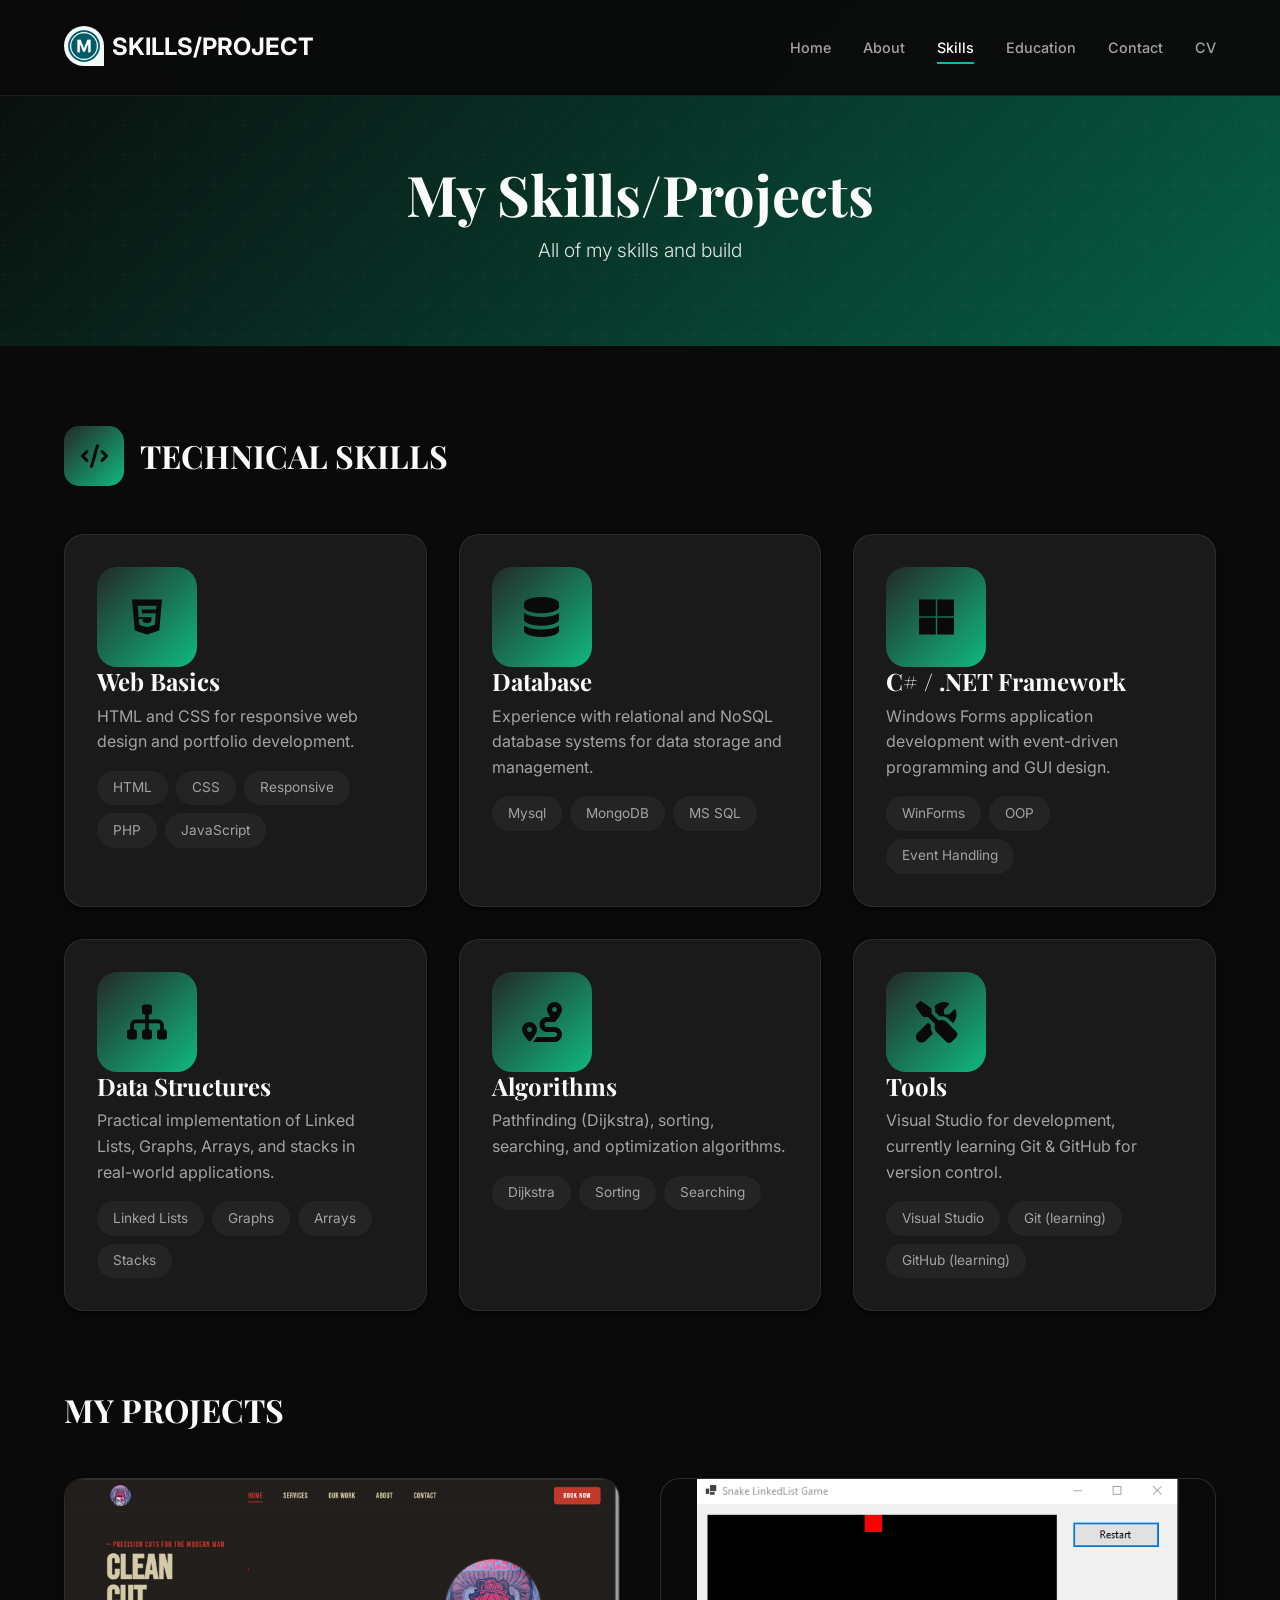
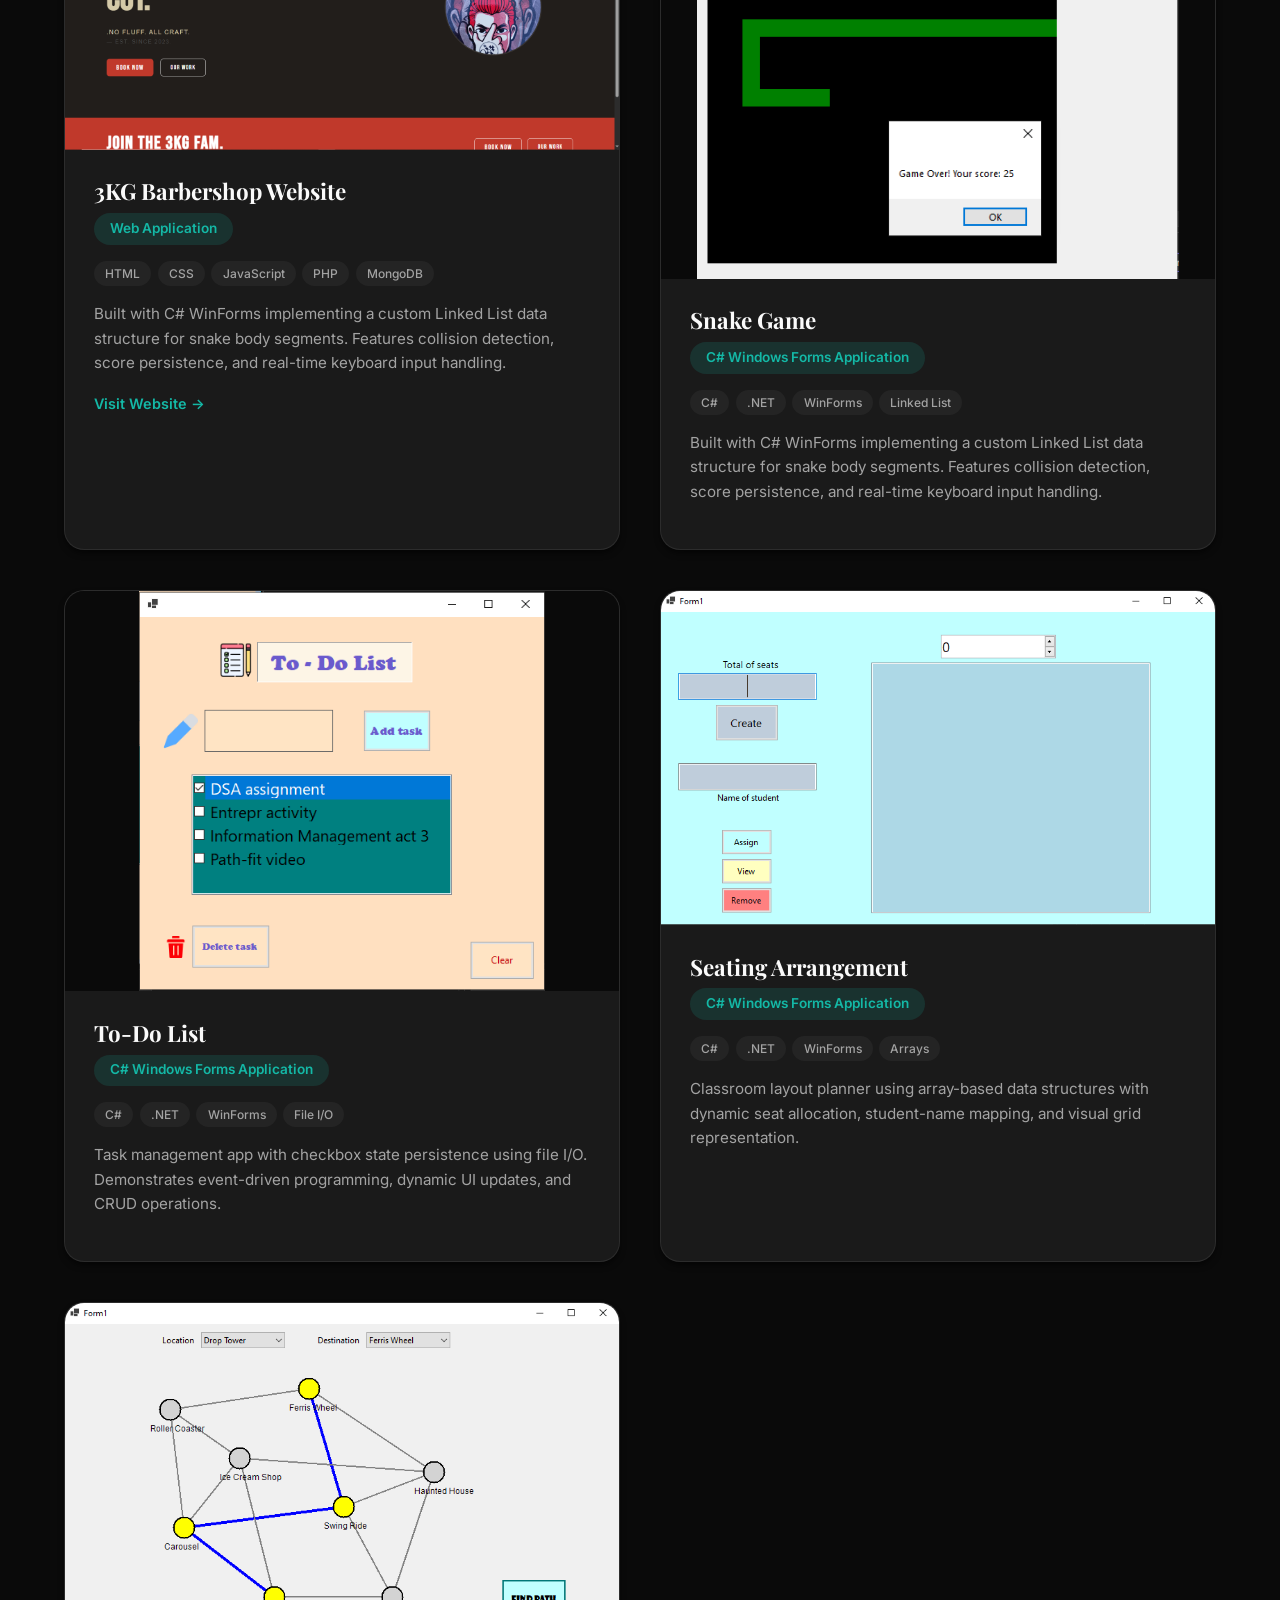
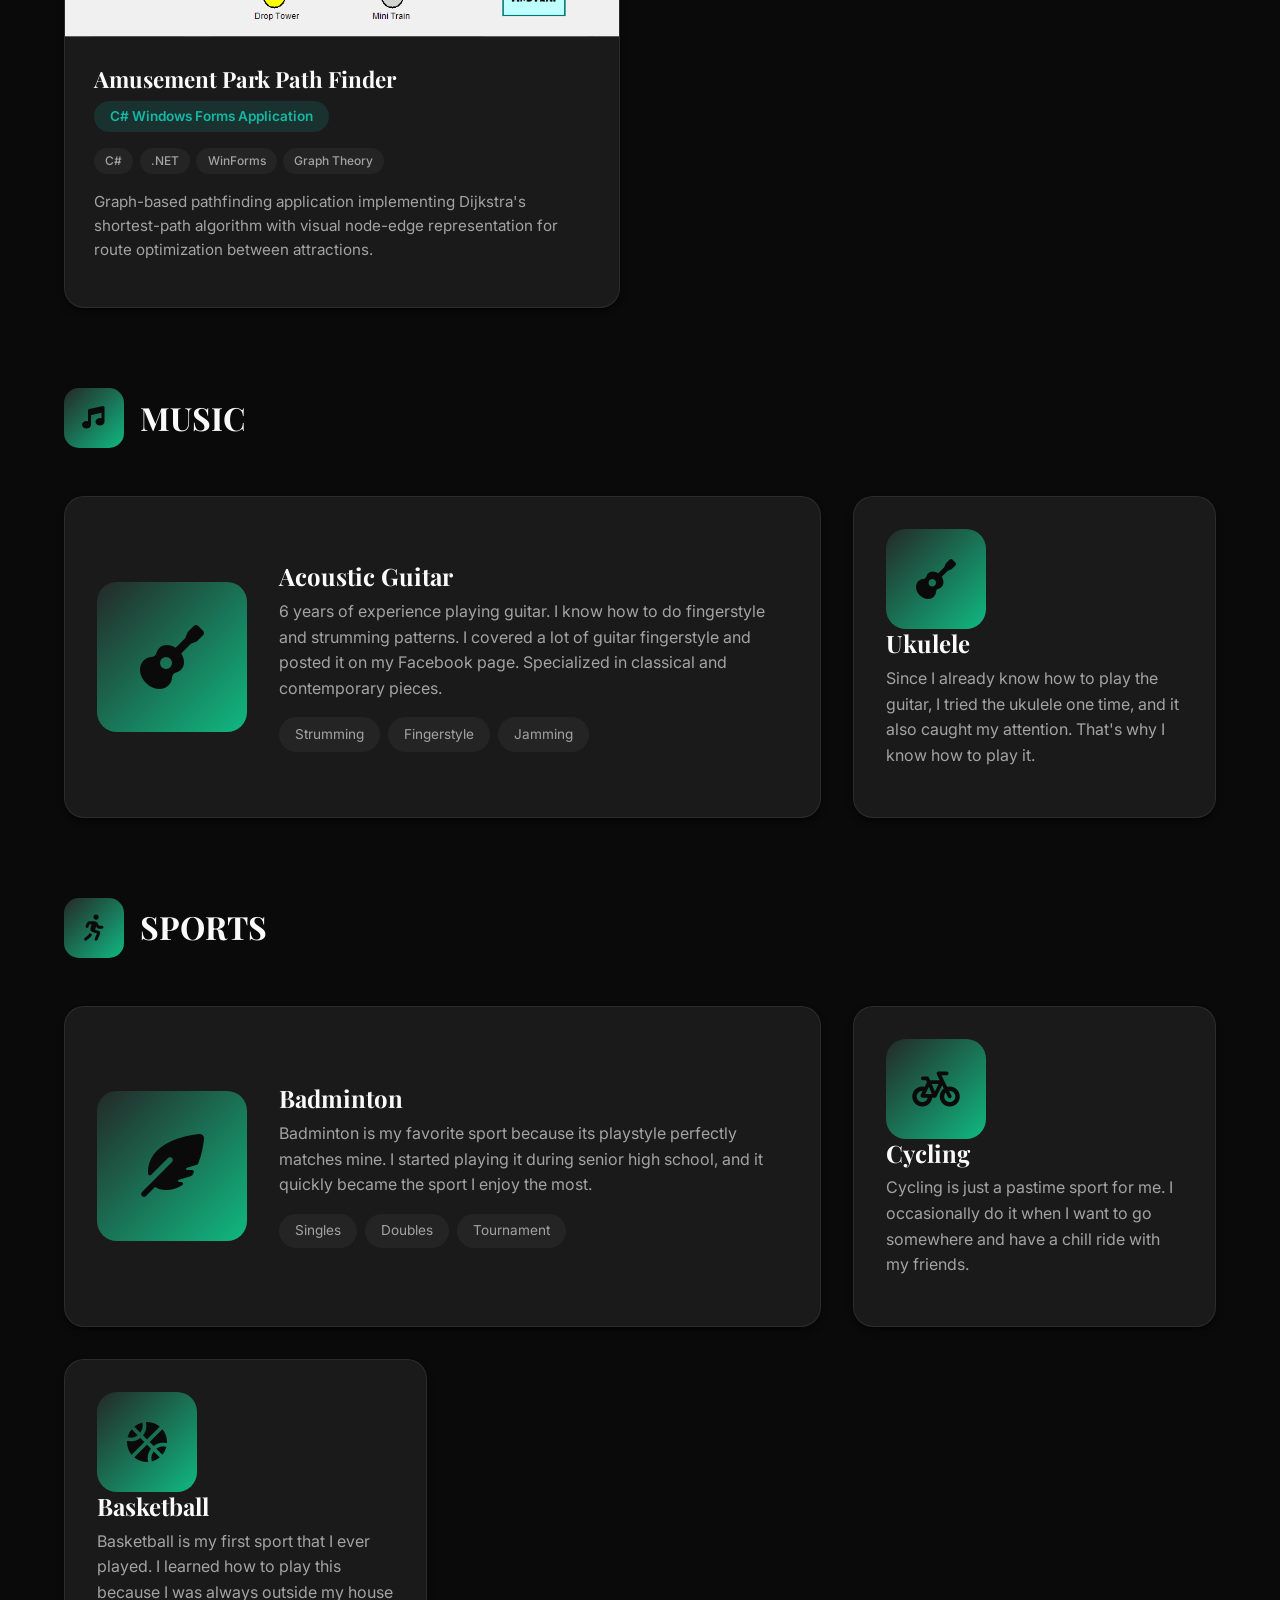
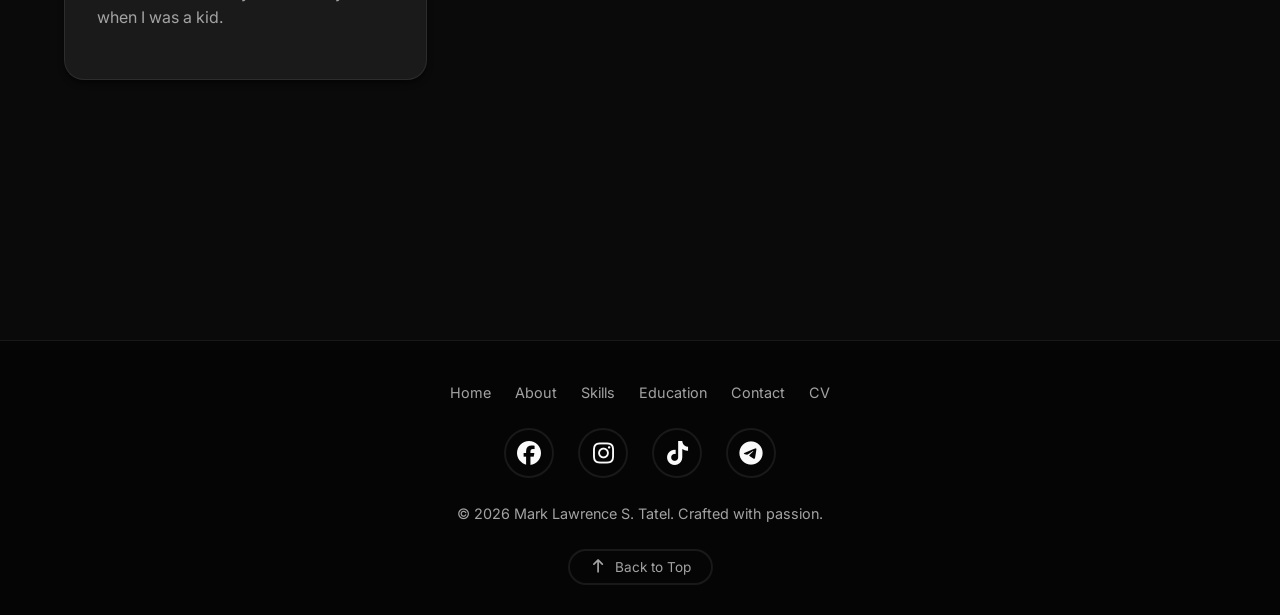
<file: skills.html>
<!DOCTYPE html>
<html lang="en">
<head>
    <meta charset="UTF-8">
    <meta name="viewport" content="width=device-width, initial-scale=1.0">
    <meta name="description" content="Skills and projects of Mark Lawrence S. Tatel - C# developer, musician, and athlete.">
    <meta name="keywords" content="Mark Lawrence Tatel, skills, projects, C#, developer, portfolio">
    <meta property="og:title" content="Skills & Projects | Mark Lawrence S. Tatel">
    <meta property="og:description" content="Explore Mark Lawrence's technical skills and C# projects.">
    <meta property="og:image" content="images/IMG20240529084241-removebg-preview.png">
    <title>My Skills</title>
    <link rel="stylesheet" href="style.css">
    <link rel="icon" href="MyFavicon.png">
    <link href="https://fonts.googleapis.com/css2?family=Playfair+Display:wght@400;700&family=Inter:wght@300;400;600&display=swap" rel="stylesheet">
    <link rel="stylesheet" href="https://cdnjs.cloudflare.com/ajax/libs/font-awesome/6.5.0/css/all.min.css">
    <link rel="stylesheet" href="css/all.min.css">
</head>
<body>
    <nav class="navbar">
        <div class="container">
            <a href="index.html" class="logo">
                <span class="logo-icon"><img src="images/MyFavicon.png" alt="Mark Lawrence Logo"></span>
                <span>SKILLS/PROJECT</span>
            </a>
            <ul class="nav-links">
                <li><a href="index.html">Home</a></li>
                <li><a href="about.html">About</a></li>
                <li><a href="skills.html" class="active">Skills</a></li>
                <li><a href="education.html">Education</a></li>
                <li><a href="contact.html">Contact</a></li>
                <li><a href="resume.html">CV</a></li>
            </ul>
            <div class="hamburger" aria-label="Toggle navigation menu">
                <span></span>
                <span></span>
                <span></span>
            </div>
        </div>
    </nav>

    <section class="page-header skills-header">
        <div class="container">
            <h1 class="page-title">My Skills/Projects</h1>
            <p class="page-subtitle">All of my skills and build</p>
        </div>
    </section>

    <section class="skills-section">
        <div class="container">
            <!-- Technical Skills -->
            <div class="skill-category">
                <div class="category-header">
                    <div class="category-icon">
                        <i class="fas fa-code"></i>
                    </div>
                    <h2 class="category-title">TECHNICAL SKILLS</h2>
                </div>
                <div class="skills-showcase">

                    <div class="skill-detail-card">
                        <div class="skill-visual">
                            <i class="fab fa-html5"></i>
                        </div>
                        <div class="skill-info">
                            <h3>Web Basics</h3>
                            <p>HTML and CSS for responsive web design and portfolio development.</p>
                            <div class="skill-tags">
                                <span>HTML</span>
                                <span>CSS</span>
                                <span>Responsive</span>
                                <span>PHP</span>
                                <span>JavaScript</span>
                            </div>
                        </div>
                    </div>
                    <div class="skill-detail-card">
                        <div class="skill-visual">
                            <i class="fas fa-database"></i>
                        </div>
                        <div class="skill-info">
                            <h3>Database</h3>
                            <p>Experience with relational and NoSQL database systems for data storage and management.</p>
                            <div class="skill-tags">
                                <span>Mysql</span>
                                <span>MongoDB</span>
                                <span>MS SQL</span>
                            </div>
                        </div>
                    </div>

                    <div class="skill-detail-card">
                        <div class="skill-visual">
                            <i class="fab fa-microsoft"></i>
                        </div>
                        <div class="skill-info">
                            <h3>C# / .NET Framework</h3>
                            <p>Windows Forms application development with event-driven programming and GUI design.</p>
                            <div class="skill-tags">
                                <span>WinForms</span>
                                <span>OOP</span>
                                <span>Event Handling</span>
                            </div>
                        </div>
                    </div>
                    
                    <div class="skill-detail-card">
                        <div class="skill-visual">
                            <i class="fas fa-sitemap"></i>
                        </div>
                        <div class="skill-info">
                            <h3>Data Structures</h3>
                            <p>Practical implementation of Linked Lists, Graphs, Arrays, and stacks in real-world applications.</p>
                            <div class="skill-tags">
                                <span>Linked Lists</span>
                                <span>Graphs</span>
                                <span>Arrays</span>
                                <span>Stacks</span>
                            </div>
                        </div>
                    </div>

                    <div class="skill-detail-card">
                        <div class="skill-visual">
                            <i class="fas fa-route"></i>
                        </div>
                        <div class="skill-info">
                            <h3>Algorithms</h3>
                            <p>Pathfinding (Dijkstra), sorting, searching, and optimization algorithms.</p>
                            <div class="skill-tags">
                                <span>Dijkstra</span>
                                <span>Sorting</span>
                                <span>Searching</span>
                            </div>
                        </div>
                    </div>

                    <div class="skill-detail-card">
                        <div class="skill-visual">
                            <i class="fas fa-tools"></i>
                        </div>
                        <div class="skill-info">
                            <h3>Tools</h3>
                            <p>Visual Studio for development, currently learning Git & GitHub for version control.</p>
                            <div class="skill-tags">
                                <span>Visual Studio</span>
                                <span>Git (learning)</span>
                                <span>GitHub (learning)</span>
                            </div>
                        </div>
                    </div>
                </div>
            </div>

            
            <!-- Projects Section -->
            <div class="skill-category projects-category">
                <div class="category-header">
                    <h2 class="category-title">MY PROJECTS</h2>
                </div>
                <div class="projects-showcase">
                    <div class="project-card">
                        <div class="project-image-large">
                            <img src="images/Screenshot 2026-05-26 025222.png" alt="3KG Barbershop Website Screenshot">
                        </div>
                        <div class="project-info">
                            <h3>3KG Barbershop Website</h3>
                            <span class="project-type">Web Application</span>
                            <div class="tech-stack">
                                <span>HTML</span>
                                <span>CSS</span>
                                <span>JavaScript</span>
                                <span>PHP</span>
                                <span>MongoDB</span>
                            </div>
                            <p>Built with C# WinForms implementing a custom Linked List data structure for snake body segments. Features collision detection, score persistence, and real-time keyboard input handling.</p>
                            <a href="https://www.3kg.site/" class="project-link">Visit Website &rarr;</a>
                        </div>
                    </div>
                    <div class="project-card">
                        <div class="project-image-large">
                            <img src="images/Screenshot 2026-04-07 123542.png" alt="Snake Game Screenshot">
                        </div>
                        <div class="project-info">
                            <h3>Snake Game</h3>
                            <span class="project-type">C# Windows Forms Application</span>
                            <div class="tech-stack">
                                <span>C#</span>
                                <span>.NET</span>
                                <span>WinForms</span>
                                <span>Linked List</span>
                            </div>
                            <p>Built with C# WinForms implementing a custom Linked List data structure for snake body segments. Features collision detection, score persistence, and real-time keyboard input handling.</p>
                        </div>
                    </div>

                    <div class="project-card">
                        <div class="project-image-large">
                            <img src="images/Screenshot 2026-04-07 124127.png" alt="To-Do List Screenshot">
                        </div>
                        <div class="project-info">
                            <h3>To-Do List</h3>
                            <span class="project-type">C# Windows Forms Application</span>
                            <div class="tech-stack">
                                <span>C#</span>
                                <span>.NET</span>
                                <span>WinForms</span>
                                <span>File I/O</span>
                            </div>
                            <p>Task management app with checkbox state persistence using file I/O. Demonstrates event-driven programming, dynamic UI updates, and CRUD operations.</p>
                        </div>
                    </div>

                    <div class="project-card">
                        <div class="project-image-large">
                            <img src="images/Screenshot 2026-04-07 124934.png" alt="Seating Arrangement Screenshot">
                        </div>
                        <div class="project-info">
                            <h3>Seating Arrangement</h3>
                            <span class="project-type">C# Windows Forms Application</span>
                            <div class="tech-stack">
                                <span>C#</span>
                                <span>.NET</span>
                                <span>WinForms</span>
                                <span>Arrays</span>
                            </div>
                            <p>Classroom layout planner using array-based data structures with dynamic seat allocation, student-name mapping, and visual grid representation.</p>
                        </div>
                    </div>
                        
                    <div class="project-card">
                        <div class="project-image-large">
                            <img src="images/Screenshot 2026-04-07 125417.png" alt="Amusement Park Path Finder Screenshot">
                        </div>
                        <div class="project-info">
                            <h3>Amusement Park Path Finder</h3>
                            <span class="project-type">C# Windows Forms Application</span>
                            <div class="tech-stack">
                                <span>C#</span>
                                <span>.NET</span>
                                <span>WinForms</span>
                                <span>Graph Theory</span>
                            </div>
                            <p>Graph-based pathfinding application implementing Dijkstra's shortest-path algorithm with visual node-edge representation for route optimization between attractions.</p>
                        </div>
                    </div>
                </div>
            </div>

            <!-- Musical Skills -->
            <div class="skill-category">
                <div class="category-header">
                    <div class="category-icon">
                        <i class="fas fa-music"></i>
                    </div>
                    <h2 class="category-title">MUSIC</h2>
                </div>
                <div class="skills-showcase">
                    <div class="skill-detail-card featured">
                        <div class="skill-visual">
                            <i class="fas fa-guitar"></i>
                        </div>
                        <div class="skill-info">
                            <h3>Acoustic Guitar</h3>                  
                            <p>6 years of experience playing guitar. I know how to do fingerstyle and strumming patterns. I covered a lot of guitar fingerstyle and posted it on my Facebook page. Specialized in classical and contemporary pieces.</p>
                            <div class="skill-tags">
                                <span>Strumming</span>
                                <span>Fingerstyle</span>
                                <span>Jamming</span>
                            </div>
                        </div>
                    </div>

                    <div class="skill-detail-card">
                        <div class="skill-visual">
                            <i class="fas fa-guitar"></i>
                        </div>
                        <div class="skill-info">
                            <h3>Ukulele</h3>
                            <p>Since I already know how to play the guitar, I tried the ukulele one time, and it also caught my attention. That's why I know how to play it.</p>
                        </div>
                    </div>
                </div>
            </div>

            <!-- Sports Skills -->
            <div class="skill-category">
                <div class="category-header">
                    <div class="category-icon">
                        <i class="fas fa-running"></i>
                    </div>
                    <h2 class="category-title">SPORTS</h2>
                </div>
                <div class="skills-showcase">
                    <div class="skill-detail-card featured">
                        <div class="skill-visual">
                            <i class="fas fa-feather-alt"></i>
                        </div>
                        <div class="skill-info">
                            <h3>Badminton</h3>                       
                            <p>Badminton is my favorite sport because its playstyle perfectly matches mine. I started playing it during senior high school, and it quickly became the sport I enjoy the most.</p>
                            <div class="skill-tags">
                                <span>Singles</span>
                                <span>Doubles</span>
                                <span>Tournament</span>
                            </div>
                        </div>
                    </div>

                    <div class="skill-detail-card">
                        <div class="skill-visual">
                            <i class="fas fa-bicycle"></i>
                        </div>
                        <div class="skill-info">
                            <h3>Cycling</h3>
                            <p>Cycling is just a pastime sport for me. I occasionally do it when I want to go somewhere and have a chill ride with my friends.</p>
                        </div>
                    </div>

                    <div class="skill-detail-card">
                        <div class="skill-visual">
                            <i class="fas fa-basketball-ball"></i>
                        </div>
                        <div class="skill-info">
                            <h3>Basketball</h3>
                            <p>Basketball is my first sport that I ever played. I learned how to play this because I was always outside my house when I was a kid.</p>
                        </div>
                    </div>
                </div>
            </div>

        </div>
    </section>

    <footer class="footer">
        <div class="container">
            <div class="footer-content">
                <div class="footer-nav">
                    <a href="index.html">Home</a>
                    <a href="about.html">About</a>
                    <a href="skills.html">Skills</a>
                    <a href="education.html">Education</a>
                    <a href="contact.html">Contact</a>
                    <a href="resume.html">CV</a>
                </div>
                <div class="social-links">
                    <a href="https://www.facebook.com/share/181NbdAtwJ/" aria-label="Facebook profile" target="_blank"><i class="fab fa-facebook"></i></a>
                    <a href="https://www.instagram.com/k_ramm1?igsh=MTRteGNzbmJseWlqcw==" aria-label="Instagram profile" target="_blank"><i class="fab fa-instagram"></i></a>
                    <a href="https://www.tiktok.com/@markieetot_" aria-label="TikTok profile" target="_blank"><i class="fab fa-tiktok"></i></a>
                    <a href="https://t.me/tatsillg" aria-label="Telegram profile" target="_blank"><i class="fab fa-telegram"></i></a>
                </div>
                <p class="copyright">&copy; 2026 Mark Lawrence S. Tatel. Crafted with passion.</p>
                <button class="back-to-top" onclick="window.scrollTo({top: 0, behavior: 'smooth'})">
                    <i class="fas fa-arrow-up"></i> Back to Top
                </button>
            </div>
        </div>
    </footer>

    <script>
        const hamburger = document.querySelector('.hamburger');
        const navLinks = document.querySelector('.nav-links');
        hamburger.addEventListener('click', () => {
            navLinks.classList.toggle('active');
            hamburger.classList.toggle('active');
        });

        // Scroll animations
        const observerOptions = { threshold: 0.2 };
        const observer = new IntersectionObserver((entries) => {
            entries.forEach(entry => {
                if (entry.isIntersecting) {
                    entry.target.style.opacity = '1';
                    entry.target.style.transform = 'translateY(0)';
                }
            });
        }, observerOptions);

        document.querySelectorAll('.skill-detail-card, .project-card').forEach(el => {
            el.style.opacity = '0';
            el.style.transform = 'translateY(30px)';
            el.style.transition = 'opacity 0.6s ease-out, transform 0.6s ease-out';
            observer.observe(el);
        });
    </script>
</body>
</html>
</file>
<file: style.css>
:root {
    --bg-primary: #0a0a0a;       
    --bg-secondary: #141414;      
    --bg-tertiary: #1a1a1a;      
    --bg-elevated: #242424;       

    --text-primary: #fafafa;      
    --text-secondary: #a3a3a3;    
    --text-muted: #a3a3a3;        

    --accent-primary: #14b8a6;   
    --accent-secondary: #242525;  
    --accent-warm: #0e0d0d;      

    --border-subtle: rgba(255, 255, 255, 0.08);
    --border-hover: rgba(255, 255, 255, 0.15);

    --gradient-hero: linear-gradient(135deg, #0a0a0a 0%, #134e4a 100%);
    --gradient-accent: linear-gradient(135deg, #242928 0%, #10b981 100%);
    --gradient-warm: linear-gradient(135deg, #4b4947 0%, #4b433f 100%);

    --shadow-sm: 0 1px 2px 0 rgba(0, 0, 0, 0.5);
    --shadow: 0 4px 6px -1px rgba(0, 0, 0, 0.6);
    --shadow-lg: 0 10px 15px -3px rgba(0, 0, 0, 0.7);
    --shadow-xl: 0 20px 25px -5px rgba(0, 0, 0, 0.8);
    --transition: all 0.3s cubic-bezier(0.4, 0, 0.2, 1);
}


* {
    margin: 0;
    padding: 0;
    box-sizing: border-box;
}

html {
    scroll-behavior: smooth;
}

body {
    font-family: 'Inter', sans-serif;
    color: var(--text-primary);
    background: var(--bg-primary);
    line-height: 1.6;
    overflow-x: hidden;
}

h1, h2, h3, h4 {
    font-family: 'Playfair Display', serif;
    font-weight: 700;
    line-height: 1.2;
    color: var(--text-primary);
}

.container {
    max-width: 1200px;
    margin: 0 auto;
    padding: 0 24px;
}


.navbar {
    position: fixed;
    top: 0;
    left: 0;
    right: 0;
    background: rgba(10, 10, 10, 0.95);
    backdrop-filter: blur(12px);
    border-bottom: 1px solid var(--border-subtle);
    z-index: 1000;
    padding: 1rem 0;
    transition: var(--transition);
}

.navbar .container {
    display: flex;
    justify-content: space-between;
    align-items: center;
}

.logo {
    display: flex;
    align-items: center;
    gap: 0.5rem;
    text-decoration: none;
    font-size: 1.5rem;
    font-weight: 700;
    color: var(--text-primary);
}

.logo-img{
    width:40px;
    height:40px;
    margin-right:8px;
}

.logo-icon {
    color: var(--accent-primary);
    font-size: 1.8rem;
}

.logo-icon img{
    width: 40px;
    margin-top: 10px;
    border-radius: 50% 50% 0;
}

.nav-links {
    display: flex;
    list-style: none;
    gap: 2rem;
}

.nav-links a {
    text-decoration: none;
    color: var(--text-secondary);
    font-weight: 500;
    font-size: 0.9rem;
    transition: var(--transition);
    position: relative;
    padding: 0.5rem 0;
}

.nav-links a::after {
    content: '';
    position: absolute;
    bottom: 0;
    left: 0;
    width: 0;
    height: 2px;
    background: var(--accent-primary);
    transition: var(--transition);
}

.nav-links a:hover,
.nav-links a.active {
    color: var(--text-primary);
}

.nav-links a:hover::after,
.nav-links a.active::after {
    width: 100%;
}

.hamburger {
    display: none;
    flex-direction: column;
    gap: 5px;
    cursor: pointer;
    padding: 5px;
}

.hamburger span {
    width: 25px;
    height: 2px;
    background: var(--text-primary);
    transition: var(--transition);
    border-radius: 2px;
}

/* ===================================
   BUTTONS
   =================================== */
.btn {
    display: inline-flex;
    align-items: center;
    gap: 0.5rem;
    padding: 12px 28px;
    border-radius: 50px;
    text-decoration: none;
    font-weight: 600;
    font-size: 0.95rem;
    transition: var(--transition);
    border: none;
    cursor: pointer;
    position: relative;
    overflow: hidden;
}

.btn-sm {
    padding: 8px 20px;
    font-size: 0.85rem;
}

.btn-primary {
    background-color: #a0c2dd;
}

.btn-primary:hover {
    transform: translateY(-2px);
    box-shadow: 0 8px 10px rgba(20, 184, 166, 0.4);
}

.btn-outline {
    background: transparent;
    color: var(--accent-primary);
    border: 2px solid var(--accent-primary);
}

.btn-outline:hover {
    background: var(--accent-primary);
    color: var(--bg-primary);
    transform: translateY(-2px);
}

.btn-submit {
    color: var(--bg-primary);
    width: 100%;
    justify-content: center;
    font-size: 1rem;
    padding: 14px;
}

.btn-submit:hover {
    transform: translateY(-2px);
    box-shadow: 0 8px 25px rgba(20, 184, 166, 0.3);
}

.btn-resume {
    background: rgba(10, 10, 10, 0.3);
    color: var(--bg-primary);
    border: 2px solid var(--bg-primary);
    width: 100%;
    justify-content: center;
    margin-top: 1rem;
}

.btn-resume:hover {
    background: var(--bg-primary);
    color: var(--accent-primary);
}

/* ====== HOME PAGE ===== */

.hero {
    min-height: 100vh;
    display: flex;
    align-items: center;
    position: relative;
    padding-top: 80px;
    background: var(--bg-primary);
    overflow: hidden;
}


.hero-bg {
    position: absolute;
    inset: 0;
    overflow: hidden;
    z-index: 0;
}

.shape {
    position: absolute;
    border-radius: 50%;
    filter: blur(80px);
    opacity: 0.15;
    animation: float 20s infinite;
}

.shape-1 {
    width: 400px;
    height: 400px;
    background: var(--accent-primary);
    top: -100px;
    right: -100px;
    animation-delay: 0s;
}

.shape-2 {
    width: 300px;
    height: 300px;
    background: var(--accent-secondary);
    bottom: -50px;
    left: -50px;
    animation-delay: -5s;
}

.shape-3 {
    width: 200px;
    height: 200px;
    background: var(--accent-warm);
    top: 40%;
    left: 30%;
    animation-delay: -10s;
}

.hero .container {
    display: grid;
    grid-template-columns: 1fr 1fr;
    gap: 4rem;
    align-items: center;
    position: relative;
    z-index: 1;
}

.hero-content {
    animation: fadeInUp 1s ease;
}

.hero-greeting {
    font-weight: 600;
    text-transform: uppercase;
    letter-spacing: 3px;
    font-size: 0.9rem;
    margin-bottom: 1rem;
    color: var(--text-muted);
}

.hero-title {
    font-size: 4rem;
    margin-bottom: 1rem;
    color: var(--text-primary);
    line-height: 1.1;
}

.hero-title .highlight {
    color: var(--accent-primary);
}

.hero-subtitle {
    font-size: 1.5rem;
    color: var(--text-secondary);
    margin-bottom: 1.5rem;
    font-weight: 300;
}

.hero-description {
    font-size: 1.1rem;
    color: var(--text-secondary);
    margin-bottom: 2rem;
    max-width: 500px;
    line-height: 1.8;
}

.hero-cta {
    display: flex;
    gap: 1rem;
}

.btn-outline{
    border-color: var(--accent-primary);
}

.hero-visual {
    display: flex;
    justify-content: center;
    align-items: center;
}

.hero-image-wrapper {
    position: relative;
    width: 400px;
    height: 400px;
}

.hero-image {
    width: 100%;
    height: 100%;
    background-color: #0e3614;
    border-radius: 50%;
    display: flex;
    align-items: center;
    justify-content: center;
    box-shadow: var(--shadow-xl);
    position: relative;
    overflow: hidden;
}

.hero-image img {
    width: 100%;
    height: 100%;
    object-fit: cover;
    object-position: top center;
    filter: drop-shadow(0 10px 20px rgba(0,0,0,0.8));
    transition: var(--transition);
}

.hero-image:hover img {
    transform: scale(1.05);
}

.floating-badge {
    position: absolute;
    background: var(--bg-tertiary);
    padding: 0.8rem 1.2rem;
    border-radius: 15px;
    box-shadow: var(--shadow-lg);
    display: flex;
    align-items: center;
    gap: 0.5rem;
    font-size: 0.9rem;
    font-weight: 600;
    animation: floatBadge 3s ease-in-out infinite;
    border: 1px solid var(--border-subtle);
    z-index: 10;
}

.badge-1 {
    top: 10%;
    right: -20px;
    animation-delay: 0s;
}

.badge-2 {
    bottom: 20%;
    left: -30px;
    animation-delay: 1s;
}

.badge-3 {
    top: 50%;
    right: -40px;
    animation-delay: 2s;
}

.floating-badge i {
    color: var(--accent-primary);
    font-size: 1.2rem;
}

@keyframes floatBadge {
    0%, 100% { transform: translateY(0); }
    50% { transform: translateY(-10px); }
}

/* ======= DEMO REEL SECTION ======== */
.demo-reel-section {
    padding: 60px 0;
    background: var(--bg-secondary);
    position: relative;
}

.demo-reel-section .section-header {
    text-align: center;
    margin-bottom: 2rem;
}

.demo-reel-section .section-title {
    font-size: 2rem;
    color: var(--text-primary);
    margin-bottom: 0.3rem;
    text-align: center;
}

.demo-reel-section .section-subtitle {
    color: var(--text-secondary);
    font-size: 1rem;
}

.video-wrapper {
    max-width: 700px;
    margin: 0 auto;
    border-radius: 16px;
    overflow: hidden;
    box-shadow: var(--shadow-lg);
    border: 1px solid var(--border-subtle);
}

.video-container {
    position: relative;
    padding-bottom: 56.25%;
    height: 0;
    overflow: hidden;
    background: var(--bg-primary);
}

.video-container iframe {
    position: absolute;
    top: 0;
    left: 0;
    width: 100%;
    height: 100%;
    border: none;
}

.reel-description {
    text-align: center;
    color: var(--text-secondary);
    margin-top: 1rem;
    font-size: 0.9rem;
}

/* ======= FEATURED PROJECTS SECTION ======== */
.featured-projects-section {
    padding: 80px 0;
    background: var(--bg-primary);
}

.featured-projects-section .section-title {
    font-size: 2.5rem;
    text-align: center;
    margin-bottom: 0.5rem;
}

.featured-projects-section .section-subtitle {
    text-align: center;
    color: var(--text-secondary);
    margin-bottom: 3rem;
}

.featured-projects-grid {
    display: grid;
    grid-template-columns: repeat(2, 1fr);
    gap: 2.5rem;
    margin-bottom: 2rem;
}

.featured-project-card {
    background: var(--bg-tertiary);
    border-radius: 20px;
    overflow: hidden;
    box-shadow: var(--shadow);
    transition: var(--transition);
    border: 1px solid var(--border-subtle);
}

.featured-project-card:hover {
    transform: translateY(-8px);
    box-shadow: var(--shadow-xl);
    border-color: var(--accent-primary);
}

.featured-project-image {
    width: 100%;
    height: 250px;
    overflow: hidden;
    background: var(--bg-primary);
}

.featured-project-image img {
    width: 100%;
    height: 100%;
    object-fit: cover;
    transition: var(--transition);
}

.featured-project-card:hover .featured-project-image img {
    transform: scale(1.05);
}

.featured-project-info {
    padding: 1.8rem;
}

.featured-project-info h3 {
    font-size: 1.4rem;
    margin-bottom: 0.5rem;
}

.featured-project-info p {
    color: var(--text-secondary);
    margin-bottom: 1rem;
    line-height: 1.6;
}

/* ======= LEARNINGS SECTION ======== */
.learnings-section {
    padding: 80px 0;
    background: var(--bg-secondary);
}

.learnings-section .section-title {
    font-size: 2.5rem;
    text-align: center;
    margin-bottom: 3rem;
}

.learnings-grid {
    display: grid;
    grid-template-columns: repeat(3, 1fr);
    gap: 2rem;
}

.learning-card {
    background: var(--bg-tertiary);
    border-radius: 20px;
    padding: 2.5rem 2rem;
    box-shadow: var(--shadow);
    transition: var(--transition);
    border: 1px solid var(--border-subtle);
    text-align: center;
}

.learning-card:hover {
    transform: translateY(-5px);
    box-shadow: var(--shadow-xl);
    border-color: var(--accent-primary);
}

.learning-icon {
    width: 70px;
    height: 70px;
    background: var(--gradient-accent);
    border-radius: 50%;
    display: flex;
    align-items: center;
    justify-content: center;
    margin: 0 auto 1.5rem;
    color: var(--bg-primary);
    font-size: 1.8rem;
}

.learning-card h3 {
    font-size: 1.2rem;
    margin-bottom: 1rem;
}

.learning-card p {
    color: var(--text-secondary);
    margin-bottom: 1rem;
    line-height: 1.6;
    font-size: 0.95rem;
}

.learning-date {
    display: inline-block;
    background: var(--bg-elevated);
    color: var(--text-secondary);
    padding: 0.3rem 1rem;
    border-radius: 50px;
    font-size: 0.85rem;
    font-weight: 600;
}

/* ===================================
   PAGE HEADERS
   =================================== */
.page-header {
    padding: 160px 0 80px;
    background: var(--gradient-hero);
    color: var(--text-primary);
    text-align: center;
    position: relative;
    overflow: hidden;
}

.page-header::before {
    content: '';
    position: absolute;
    inset: 0;
    background: url("data:image/svg+xml,%3Csvg width='60' height='60' viewBox='0 0 60 60' xmlns='http://www.w3.org/2000/svg'%3E%3Cg fill='none' fill-rule='evenodd'%3E%3Cg fill='%23ffffff' fill-opacity='0.03'%3E%3Cpath d='M36 34v-4h-2v4h-4v2h4v4h2v-4h4v-2h-4zm0-30V0h-2v4h-4v2h4v4h2V6h4V4h-4zM6 34v-4H4v4H0v2h4v4h2v-4h4v-2H6zM6 4V0H4v4H0v2h4v4h2V6h4V4H6z'/%3E%3C/g%3E%3C/g%3E%3C/svg%3E");
    opacity: 0.5;
}

.page-title {
    font-size: 3.5rem;
    margin-bottom: 0.5rem;
    position: relative;
}

.page-subtitle {
    font-size: 1.2rem;
    opacity: 0.9;
    font-weight: 300;
    position: relative;
}

.skills-header { 
    background: linear-gradient(135deg, #0a0a0a 0%, #065f46 100%);
}
.education-header { 
    background: linear-gradient(135deg, #0a0a0a 0%, #92400e 100%);
}
.contact-header { 
    background: linear-gradient(135deg, #1c1917 0%, #44403c 100%);
}
.resume-header {
    background: linear-gradient(135deg, #0a0a0a 0%, #1e3a5f 100%);
}

/* ========= ABOUT PAGE =========== */
.about-section {
    padding: 100px 0;
    background: var(--bg-primary);
}

.about-grid {
    display: grid;
    grid-template-columns: 1fr 1fr;
    gap: 4rem;
    align-items: center;
    margin-bottom: 100px;
}

.image-frame {
    position: relative;
}

.about-image-placeholder {
    width: 100%;
    height: 500px;
    background: var(--gradient-accent);
    border-radius: 20px;
    display: flex;
    align-items: center;
    justify-content: center;
    font-size: 6rem;
    color: var(--bg-primary);
    box-shadow: var(--shadow-xl);
    position: relative;
    overflow: hidden;
}

.about-image-placeholder::before {
    content: '';
    position: absolute;
    inset: 0;
    background: linear-gradient(45deg, transparent 30%, rgba(255,255,255,0.1) 50%, transparent 70%);
    transform: translateX(-100%);
    animation: shine 3s infinite;
}

.about-image-placeholder img {
    width: 100%;
    height: 100%;
    object-fit: cover;
    object-position: top center;
}

.experience-badge .text {
    font-size: 0.85rem;
    color: var(--text-secondary);
    line-height: 1.4;
}

.section-heading {
    font-size: 2.5rem;
    margin-bottom: 1.5rem;
    color: var(--text-primary);
}

.subsection-heading {
    font-size: 1.3rem;
    margin: 2rem 0 1rem;
    color: var(--text-primary);
    display: flex;
    align-items: center;
    gap: 0.5rem;
}

.subsection-heading i {
    color: var(--accent-primary);
}

.about-text {
    color: var(--text-secondary);
    margin-bottom: 1.5rem;
    font-size: 1.05rem;
    line-height: 1.8;
}

.personal-info {
    background: var(--bg-tertiary);
    padding: 2rem;
    border-radius: 15px;
    box-shadow: var(--shadow);
    margin: 2rem 0;
    border: 1px solid var(--border-subtle);
}

.info-row {
    display: flex;
    justify-content: space-between;
    padding: 0.8rem 0;
    border-bottom: 1px solid var(--border-subtle);
}

.info-row:last-child {
    border-bottom: none;
}

.info-title {
    font-weight: 600;
    color: var(--text-primary);
}

.info-value {
    color: var(--text-secondary);
}

.about-buttons {
    display: flex;
    gap: 1rem;
}

/* Current Focus */
.current-focus {
    margin: 2rem 0;
}

.focus-grid {
    display: grid;
    gap: 1rem;
}

.focus-item {
    background: var(--bg-tertiary);
    padding: 1rem 1.5rem;
    border-radius: 12px;
    border: 1px solid var(--border-subtle);
}

.focus-label {
    font-weight: 600;
    color: var(--accent-primary);
    display: block;
    margin-bottom: 0.3rem;
}

.focus-value {
    color: var(--text-secondary);
    font-size: 0.95rem;
}

/* Soft Skills */
.soft-skills {
    margin: 2rem 0;
}

.soft-skills-grid {
    display: grid;
    grid-template-columns: repeat(3, 1fr);
    gap: 1rem;
}

.soft-skill-card {
    background: var(--bg-tertiary);
    padding: 1.5rem;
    border-radius: 15px;
    text-align: center;
    border: 1px solid var(--border-subtle);
    transition: var(--transition);
}

.soft-skill-card:hover {
    border-color: var(--accent-primary);
    transform: translateY(-3px);
}

.soft-skill-icon {
    width: 50px;
    height: 50px;
    background: var(--gradient-accent);
    border-radius: 50%;
    display: flex;
    align-items: center;
    justify-content: center;
    margin: 0 auto 1rem;
    color: var(--bg-primary);
    font-size: 1.2rem;
}

.soft-skill-card h4 {
    font-size: 1rem;
    margin-bottom: 0.5rem;
}

.soft-skill-card p {
    color: var(--text-secondary);
    font-size: 0.85rem;
    line-height: 1.5;
}

.philosophy-section {
    text-align: center;
    background: var(--bg-secondary);
    padding: 100px 0;
    margin: 0 -24px;
    width: calc(100% + 48px);
}

.text-center {
    text-align: center;
}

.philosophy-cards {
    display: grid;
    grid-template-columns: repeat(3, 1fr);
    gap: 2rem;
    margin-top: 3rem;
}

.philosophy-card {
    background: var(--bg-tertiary);
    padding: 3rem 2rem;
    border-radius: 20px;
    box-shadow: var(--shadow);
    transition: var(--transition);
    border: 1px solid var(--border-subtle);
}

.philosophy-card:hover {
    transform: translateY(-10px);
    box-shadow: var(--shadow-xl);
    border-color: var(--accent-primary);
}

.card-icon {
    width: 80px;
    height: 80px;
    background: var(--gradient-accent);
    border-radius: 50%;
    display: flex;
    align-items: center;
    justify-content: center;
    margin: 0 auto 1.5rem;
    color: var(--bg-primary);
    font-size: 2rem;
}

.philosophy-card h3 {
    margin-bottom: 1rem;
    color: var(--text-primary);
}

.philosophy-card p {
    color: var(--text-secondary);
    line-height: 1.6;
}

/* ============ SKILLS PAGE ================ */
.skills-section {
    padding: 80px 0;
    background: var(--bg-primary);
}

.skill-category {
    margin-bottom: 80px;
}

.category-header {
    display: flex;
    align-items: center;
    gap: 1rem;
    margin-bottom: 3rem;
}

.category-icon {
    width: 60px;
    height: 60px;
    background: var(--gradient-accent);
    border-radius: 15px;
    display: flex;
    align-items: center;
    justify-content: center;
    color: var(--bg-primary);
    font-size: 1.5rem;
}

.category-title {
    font-size: 2rem;
    color: var(--text-primary);
}

.skills-showcase {
    display: grid;
    grid-template-columns: repeat(auto-fit, minmax(300px, 1fr));
    gap: 2rem;
}

.skill-detail-card {
    background: var(--bg-tertiary);
    border-radius: 20px;
    padding: 2rem;
    box-shadow: var(--shadow);
    transition: var(--transition);
    border: 1px solid var(--border-subtle);
}

.skill-detail-card:hover {
    transform: translateY(-5px);
    box-shadow: var(--shadow-xl);
    border-color: var(--accent-primary);
}

.skill-detail-card.featured {
    grid-column: span 2;
    display: grid;
    grid-template-columns: auto 1fr;
    gap: 2rem;
    align-items: center;
}

.skill-visual {
    width: 100px;
    height: 100px;
    background: var(--gradient-accent);
    border-radius: 20px;
    display: flex;
    align-items: center;
    justify-content: center;
    color: var(--bg-primary);
    font-size: 2.5rem;
    flex-shrink: 0;
}

.skill-detail-card.featured .skill-visual {
    width: 150px;
    height: 150px;
    font-size: 4rem;
}

.skill-info h3 {
    font-size: 1.5rem;
    margin-bottom: 0.5rem;
    color: var(--text-primary);
}

.skill-level {
    margin-bottom: 1rem;
}

.level-label {
    display: inline-block;
    background: rgba(20, 184, 166, 0.15);
    color: var(--accent-primary);
    padding: 0.3rem 1rem;
    border-radius: 50px;
    font-size: 0.85rem;
    font-weight: 600;
    margin-bottom: 0.5rem;
}

.level-bar {
    height: 8px;
    background: var(--border-subtle);
    border-radius: 10px;
    overflow: hidden;
}

.level-fill {
    height: 100%;
    background: var(--gradient-accent);
    border-radius: 10px;
    transition: width 1s ease;
}
.skill-info p {
    color: var(--text-secondary);
    margin-bottom: 1rem;
    line-height: 1.6;
}

.skill-tags {
    display: flex;
    gap: 0.5rem;
    flex-wrap: wrap;
}

.skill-tags span {
    background: var(--bg-elevated);
    color: var(--text-secondary);
    padding: 0.4rem 1rem;
    border-radius: 50px;
    font-size: 0.85rem;
}

/* ========== PROJECTS SECTION ========== */
.projects-showcase {
    display: grid;
    grid-template-columns: repeat(2, 1fr);
    gap: 2.5rem;
}

.project-card {
    background: var(--bg-tertiary);
    border-radius: 20px;
    overflow: hidden;
    box-shadow: var(--shadow);
    transition: var(--transition);
    border: 1px solid var(--border-subtle);
}

.project-card:hover {
    transform: translateY(-8px);
    box-shadow: var(--shadow-xl);
    border-color: var(--accent-primary);
}

.project-image-large {
    width: 100%;
    height: auto;
    min-height: 200px;
    max-height: 400px;
    background: var(--bg-primary);
    overflow: hidden;
    position: relative;
    display: flex;
    align-items: center;
    justify-content: center;
}

.project-image-large img {
    width: 100%;
    height: auto;
    max-height: 400px;
    object-fit: contain;
    transition: var(--transition);
    display: block;
}

.project-card:hover .project-image-large img {
    transform: scale(1.05);
}

.project-info {
    padding: 1.8rem;
}

.project-info h3 {
    font-size: 1.4rem;
    margin-bottom: 0.5rem;
    color: var(--text-primary);
}

.project-type {
    display: inline-block;
    background: rgba(20, 184, 166, 0.15);
    color: var(--accent-primary);
    padding: 0.3rem 1rem;
    border-radius: 50px;
    font-size: 0.85rem;
    font-weight: 600;
    margin-bottom: 1rem;
}

.tech-stack {
    display: flex;
    gap: 0.4rem;
    flex-wrap: wrap;
    margin-bottom: 1rem;
}

.tech-stack span {
    background: var(--bg-elevated);
    color: var(--text-secondary);
    padding: 0.2rem 0.7rem;
    border-radius: 50px;
    font-size: 0.75rem;
    font-weight: 500;
}

.project-info p {
    color: var(--text-secondary);
    margin-bottom: 1rem;
    line-height: 1.6;
    font-size: 0.95rem;
}

.project-link {
    display: inline-flex;
    align-items: center;
    gap: 0.5rem;
    color: var(--accent-primary);
    text-decoration: none;
    font-weight: 600;
    font-size: 0.9rem;
    transition: var(--transition);
}

.project-link:hover {
    gap: 0.8rem;
}

/* ========= EDUCATION PAGE ============= */
.education-section {
    padding: 80px 0;
    background: var(--bg-primary);
}

.timeline {
    position: relative;
    max-width: 800px;
    margin: 0 auto 100px;
}

.timeline::before {
    content: '';
    position: absolute;
    left: 50%;
    transform: translateX(-50%);
    width: 2px;
    height: 100%;
    background: linear-gradient(to bottom, var(--accent-primary), var(--accent-secondary));
}

.timeline-item {
    position: relative;
    margin-bottom: 3rem;
    width: 100%;
}

.timeline-item:nth-child(odd) .timeline-content {
    margin-left: auto;
    padding-left: 3rem;
}

.timeline-item:nth-child(even) .timeline-content {
    margin-right: auto;
    padding-right: 3rem;
    text-align: right;
}

.timeline-content {
    width: 50%;
    position: relative;
}

.timeline-marker {
    position: absolute;
    left: 50%;
    top: 0;
    transform: translateX(-50%);
    width: 20px;
    height: 20px;
    background: var(--bg-primary);
    border: 4px solid var(--accent-primary);
    border-radius: 50%;
    z-index: 1;
}

.timeline-date {
    display: flex;
    align-items: center;
    gap: 0.5rem;
    margin-bottom: 1rem;
    font-weight: 600;
}

.timeline-item:nth-child(even) .timeline-date {
    justify-content: flex-end;
}

.timeline-date .year {
    background: var(--accent-primary);
    color: var(--bg-primary);
    padding: 0.3rem 1rem;
    border-radius: 50px;
    font-size: 0.9rem;
}

.timeline-date .year-end {
    background: var(--accent-secondary);
    color: var(--bg-primary);
    padding: 0.3rem 1rem;
    border-radius: 50px;
    font-size: 0.9rem;
}

.timeline-date .status {
    background: var(--accent-warm);
    color: var(--bg-primary);
    padding: 0.3rem 1rem;
    border-radius: 50px;
    font-size: 0.9rem;
}

.timeline-card {
    background: var(--bg-tertiary);
    border-radius: 20px;
    padding: 2rem;
    box-shadow: var(--shadow);
    text-align: left;
    border: 1px solid var(--border-subtle);
}

.card-header {
    display: flex;
    align-items: center;
    gap: 1rem;
    margin-bottom: 1.5rem;
}

.school-icon {
    width: 60px;
    height: 60px;
    background: var(--gradient-accent);
    border-radius: 15px;
    display: flex;
    align-items: center;
    justify-content: center;
    color: var(--bg-primary);
    font-size: 1.5rem;
    flex-shrink: 0;
}

.school-info h3 {
    font-size: 1.3rem;
    color: var(--text-primary);
    margin-bottom: 0.3rem;
}

.degree {
    color: var(--text-secondary);
    font-size: 0.95rem;
}

.card-body p {
    color: var(--text-secondary);
    margin-bottom: 1.5rem;
    line-height: 1.6;
}

.coursework {
    margin-top: 1rem;
}

.coursework h4 {
    font-size: 1rem;
    color: var(--text-primary);
    margin-bottom: 0.8rem;
}

.coursework ul {
    list-style: none;
}

.coursework li {
    color: var(--text-secondary);
    padding: 0.3rem 0;
    padding-left: 1.5rem;
    position: relative;
}

.coursework li::before {
    content: '▸';
    position: absolute;
    left: 0;
    color: var(--accent-primary);
    font-weight: bold;
}

.achievements h4 {
    font-size: 1rem;
    color: var(--text-primary);
    margin-bottom: 0.8rem;
}

.achievements ul {
    list-style: none;
}

.achievements li {
    color: var(--text-secondary);
    padding: 0.3rem 0;
    padding-left: 1.5rem;
    position: relative;
}

.achievements li::before {
    content: '✓';
    position: absolute;
    left: 0;
    color: var(--accent-primary);
    font-weight: bold;
}

/* Certifications Section */
.certifications-section {
    padding: 60px 0;
}

.certifications-section .section-heading {
    margin-bottom: 3rem;
}

.cert-grid {
    display: grid;
    grid-template-columns: repeat(3, 1fr);
    gap: 2rem;
    margin-top: 3rem;
}

.cert-card {
    background: var(--bg-tertiary);
    padding: 2rem;
    border-radius: 20px;
    text-align: center;
    box-shadow: var(--shadow);
    transition: var(--transition);
    border: 1px solid var(--border-subtle);
    border-top: 4px solid var(--accent-primary);
}

.cert-card:hover {
    transform: translateY(-5px);
    box-shadow: var(--shadow-xl);
}

.cert-icon {
    width: 70px;
    height: 70px;
    background: rgba(20, 184, 166, 0.15);
    border-radius: 50%;
    display: flex;
    align-items: center;
    justify-content: center;
    margin: 0 auto 1.5rem;
    color: var(--accent-primary);
    font-size: 1.8rem;
}

.cert-card h3 {
    color: var(--text-primary);
    margin-bottom: 0.5rem;
}

.cert-card p {
    color: var(--text-secondary);
    margin-bottom: 1rem;
}

.cert-year {
    display: inline-block;
    background: var(--bg-elevated);
    color: var(--text-secondary);
    padding: 0.3rem 1rem;
    border-radius: 50px;
    font-size: 0.9rem;
    font-weight: 600;
}


/* ===================================
   CONTACT PAGE - MOBILE FIXES
   =================================== */

/* Base contact styles (already in your CSS) */
.contact-section {
    padding: 80px 0;
    background: var(--bg-primary);
}

.contact-header{
    background: linear-gradient(135deg, #0a0a0a 0%, #292524 100%);
}

/* Open For Section */
.open-for-section {
    margin-bottom: 60px;
}

.open-for-section .section-heading {
    margin-bottom: 2rem;
}

.open-for-grid {
    display: grid;
    grid-template-columns: repeat(3, 1fr);
    gap: 2rem;
}

.open-for-card {
    background: var(--bg-tertiary);
    padding: 2rem;
    border-radius: 20px;
    text-align: center;
    border: 1px solid var(--border-subtle);
    transition: var(--transition);
}

.open-for-card:hover {
    border-color: var(--accent-primary);
    transform: translateY(-5px);
}

.open-for-card i {
    font-size: 2.5rem;
    color: var(--accent-primary);
    margin-bottom: 1rem;
}

.open-for-card h3 {
    font-size: 1.2rem;
    margin-bottom: 0.5rem;
}

.open-for-card p {
    color: var(--text-secondary);
    font-size: 0.9rem;
}

.contact-wrapper {
    display: grid;
    grid-template-columns: 1fr 1.2fr;
    gap: 4rem;
    max-width: 1000px;
    margin: 0 auto;
}

.contact-info-panel {
    background: var(--gradient-accent);
    color: var(--bg-primary);
    padding: 3rem;
    border-radius: 30px;
    display: flex;
    flex-direction: column;
    justify-content: space-between;
}

.panel-title {
    font-size: 2rem;
    margin-bottom: 1rem;
}

.panel-desc {
    opacity: 0.9;
    line-height: 1.6;
    margin-bottom: 3rem;
}

.contact-methods {
    margin-bottom: 3rem;
}

.contact-method {
    display: flex;
    align-items: center;
    gap: 1.5rem;
    margin-bottom: 2rem;
}

.method-icon {
    width: 60px;
    height: 60px;
    background: rgba(10, 10, 10, 0.2);
    border-radius: 15px;
    display: flex;
    align-items: center;
    justify-content: center;
    font-size: 1.5rem;
    flex-shrink: 0;
}

.method-details h3 {
    font-size: 1.1rem;
    margin-bottom: 0.3rem;
}

.method-details a{
    text-decoration: none;
    color: var(--bg-primary);
}

.method-details a:hover {
    text-decoration: underline;
}

.method-details p {
    opacity: 0.9;
    font-size: 0.95rem;
}

.social-connect h3 {
    margin-bottom: 1rem;
    font-size: 1.2rem;
}

.social-icons-large {
    display: flex;
    gap: 1rem;
}

.social-icon {
    width: 50px;
    height: 50px;
    background: rgba(10, 10, 10, 0.2);
    border-radius: 50%;
    display: flex;
    align-items: center;
    justify-content: center;
    color: var(--bg-primary);
    font-size: 1.3rem;
    transition: var(--transition);
    text-decoration: none;
}

.social-icon:hover {
    background: var(--bg-primary);
    color: var(--accent-primary);
    transform: translateY(-3px);
}

.resume-download {
    margin-top: 1rem;
}

.contact-form-panel {
    background: var(--bg-tertiary);
    padding: 3rem;
    border-radius: 30px;
    box-shadow: var(--shadow-lg);
    border: 1px solid var(--border-subtle);
}

.form-message {
    padding: 1rem;
    border-radius: 12px;
    margin-bottom: 1.5rem;
    font-weight: 500;
}

.form-message.success {
    background: rgba(20, 184, 166, 0.15);
    color: var(--accent-primary);
    border: 1px solid var(--accent-primary);
}

.form-message.error {
    background: rgba(239, 68, 68, 0.15);
    color: #ef4444;
    border: 1px solid #ef4444;
}

.form-row {
    display: grid;
    grid-template-columns: 1fr 1fr;
    gap: 1.5rem;
    margin-bottom: 1.5rem;
}

.form-group.floating {
    position: relative;
}

.form-group.floating input,
.form-group.floating textarea {
    width: 100%;
    padding: 1rem 1rem 1rem 3rem;
    border: 2px solid var(--border-subtle);
    border-radius: 12px;
    font-family: inherit;
    font-size: 1rem;
    transition: var(--transition);
    background: var(--bg-elevated);
    color: var(--text-primary);
}

.form-group.floating textarea {
    resize: vertical;
    min-height: 120px;
}

.form-group.floating label {
    position: absolute;
    left: 3rem;
    top: 1rem;
    color: var(--text-muted);
    transition: var(--transition);
    pointer-events: none;
    background: var(--bg-elevated);
    padding: 0 0.5rem;
}

.form-group.floating i {
    position: absolute;
    left: 1rem;
    top: 1.2rem;
    color: var(--text-muted);
    transition: var(--transition);
}

.form-group.floating input:focus,
.form-group.floating textarea:focus,
.form-group.floating input:not(:placeholder-shown),
.form-group.floating textarea:not(:placeholder-shown) {
    border-color: var(--accent-primary);
    outline: none;
}

.form-group.floating input:focus ~ label,
.form-group.floating textarea:focus ~ label,
.form-group.floating input:not(:placeholder-shown) ~ label,
.form-group.floating textarea:not(:placeholder-shown) ~ label {
    top: -0.5rem;
    left: 1rem;
    font-size: 0.85rem;
    color: var(--accent-primary);
    background: var(--bg-tertiary);
}

.form-group.floating input:focus ~ i,
.form-group.floating textarea:focus ~ i {
    color: var(--accent-primary);
}

/* ===================================
   CONTACT PAGE - MOBILE MEDIA QUERIES
   =================================== */

/* Tablet breakpoint (768px - 1024px) */
@media (max-width: 1024px) {
    .contact-wrapper {
        grid-template-columns: 1fr;
        gap: 3rem;
        max-width: 700px;
    }

    .contact-info-panel {
        padding: 2.5rem;
        border-radius: 24px;
    }

    .contact-form-panel {
        padding: 2.5rem;
        border-radius: 24px;
    }

    .open-for-grid {
        grid-template-columns: repeat(2, 1fr);
        gap: 1.5rem;
    }
}

/* Mobile breakpoint (up to 768px) */
@media (max-width: 768px) {
    .contact-section {
        padding: 40px 0;
    }

    .contact-header {
        padding: 120px 0 60px;
    }

    .contact-header .page-title {
        font-size: 2.2rem;
    }

    .contact-header .page-subtitle {
        font-size: 1rem;
    }

    .open-for-section {
        margin-bottom: 40px;
    }

    .open-for-section .section-heading {
        font-size: 1.8rem;
        margin-bottom: 1.5rem;
    }

    .open-for-grid {
        grid-template-columns: 1fr;
        gap: 1rem;
    }

    .open-for-card {
        padding: 1.5rem;
        border-radius: 16px;
    }

    .open-for-card i {
        font-size: 2rem;
    }

    .open-for-card h3 {
        font-size: 1.1rem;
    }

    .contact-wrapper {
        grid-template-columns: 1fr;
        gap: 2rem;
        padding: 0;
    }

    .contact-info-panel {
        padding: 1.5rem;
        border-radius: 20px;
        gap: 1.5rem;
    }

    .panel-title {
        font-size: 1.6rem;
        margin-bottom: 0.5rem;
    }

    .panel-desc {
        font-size: 0.95rem;
        margin-bottom: 1.5rem;
    }

    .contact-methods {
        margin-bottom: 1.5rem;
    }

    .contact-method {
        gap: 1rem;
        margin-bottom: 1.2rem;
    }

    .method-icon {
        width: 48px;
        height: 48px;
        border-radius: 12px;
        font-size: 1.2rem;
    }

    .method-details h3 {
        font-size: 1rem;
    }

    .method-details a,
    .method-details p {
        font-size: 0.9rem;
        word-break: break-word;
    }

    .social-connect h3 {
        font-size: 1.1rem;
        margin-bottom: 0.8rem;
    }

    .social-icons-large {
        gap: 0.8rem;
        flex-wrap: wrap;
    }

    .social-icon {
        width: 44px;
        height: 44px;
        font-size: 1.1rem;
    }

    .btn-resume {
        padding: 12px 20px;
        font-size: 0.9rem;
    }

    .contact-form-panel {
        padding: 1.5rem;
        border-radius: 20px;
    }

    .form-row {
        grid-template-columns: 1fr;
        gap: 1rem;
        margin-bottom: 1rem;
    }

    .form-group.floating input,
    .form-group.floating textarea {
        padding: 0.9rem 0.9rem 0.9rem 2.5rem;
        font-size: 16px; /* Prevents iOS zoom on focus */
        border-radius: 10px;
    }

    .form-group.floating textarea {
        min-height: 100px;
    }

    .form-group.floating label {
        left: 2.5rem;
        top: 0.9rem;
        font-size: 0.95rem;
    }

    .form-group.floating i {
        left: 0.8rem;
        top: 1rem;
        font-size: 0.9rem;
    }

    .form-group.floating input:focus ~ label,
    .form-group.floating textarea:focus ~ label,
    .form-group.floating input:not(:placeholder-shown) ~ label,
    .form-group.floating textarea:not(:placeholder-shown) ~ label {
        top: -0.4rem;
        left: 0.8rem;
        font-size: 0.8rem;
    }

    .btn-submit {
        padding: 12px;
        font-size: 0.95rem;
    }
}

/* Small mobile breakpoint (up to 480px) */
@media (max-width: 480px) {
    .contact-header {
        padding: 100px 0 50px;
    }

    .contact-header .page-title {
        font-size: 1.8rem;
    }

    .contact-header .page-subtitle {
        font-size: 0.9rem;
    }

    .open-for-section .section-heading {
        font-size: 1.5rem;
    }

    .open-for-card {
        padding: 1.2rem;
    }

    .open-for-card i {
        font-size: 1.8rem;
    }

    .open-for-card h3 {
        font-size: 1rem;
    }

    .open-for-card p {
        font-size: 0.85rem;
    }

    .contact-info-panel {
        padding: 1.2rem;
        border-radius: 16px;
    }

    .panel-title {
        font-size: 1.4rem;
    }

    .panel-desc {
        font-size: 0.9rem;
    }

    .method-icon {
        width: 42px;
        height: 42px;
        font-size: 1.1rem;
    }

    .method-details h3 {
        font-size: 0.95rem;
    }

    .method-details a,
    .method-details p {
        font-size: 0.85rem;
    }

    .social-icon {
        width: 40px;
        height: 40px;
        font-size: 1rem;
    }

    .contact-form-panel {
        padding: 1.2rem;
        border-radius: 16px;
    }

    .form-group.floating input,
    .form-group.floating textarea {
        padding: 0.8rem 0.8rem 0.8rem 2.2rem;
        font-size: 16px;
    }

    .form-group.floating label {
        left: 2.2rem;
        top: 0.8rem;
    }

    .form-group.floating i {
        left: 0.7rem;
        top: 0.9rem;
    }
}

/* Touch device optimizations */
@media (hover: none) and (pointer: coarse) {
    .open-for-card:hover {
        transform: none;
    }

    .social-icon:hover {
        transform: none;
    }

    .contact-method {
        -webkit-tap-highlight-color: transparent;
    }
}


/* ===================================
   CV / RESUME PAGE
   =================================== */
.cv-section {
    padding: 60px 0 100px;
    background: var(--bg-primary);
}

.cv-actions {
    display: flex;
    gap: 1rem;
    justify-content: center;
    margin-top: 2rem;
}

.cv-wrapper {
    display: grid;
    grid-template-columns: 300px 1fr;
    gap: 3rem;
    background: var(--bg-tertiary);
    border-radius: 20px;
    overflow: hidden;
    box-shadow: var(--shadow-xl);
    border: 1px solid var(--border-subtle);
}

.cv-sidebar {
    background: var(--bg-secondary);
    padding: 2.5rem 2rem;
    border-right: 1px solid var(--border-subtle);
}

.cv-profile {
    text-align: center;
    margin-bottom: 2rem;
}

.cv-photo {
    width: 150px;
    height: 150px;
    border-radius: 50%;
    overflow: hidden;
    margin: 0 auto 1.5rem;
    border: 4px solid var(--accent-primary);
    background: var(--gradient-accent);
}

.cv-photo img {
    width: 100%;
    height: 100%;
    object-fit: cover;
}

.cv-profile h2 {
    font-size: 1.3rem;
    margin-bottom: 0.5rem;
}

.cv-title {
    color: var(--accent-primary);
    font-size: 0.9rem;
    font-weight: 500;
}

.cv-sidebar h3 {
    font-size: 1rem;
    margin: 2rem 0 1rem;
    display: flex;
    align-items: center;
    gap: 0.5rem;
    color: var(--text-primary);
}

.cv-sidebar h3 i {
    color: var(--accent-primary);
}

.cv-contact-info ul {
    list-style: none;
}

.cv-contact-info li {
    display: flex;
    align-items: center;
    gap: 0.8rem;
    padding: 0.5rem 0;
    color: var(--text-secondary);
    font-size: 0.85rem;
    word-break: break-word;
}

.cv-contact-info li i {
    color: var(--accent-primary);
    width: 16px;
    flex-shrink: 0;
}

.cv-social-links {
    display: flex;
    gap: 0.8rem;
}

.cv-social-links a {
    width: 40px;
    height: 40px;
    background: var(--bg-elevated);
    border-radius: 50%;
    display: flex;
    align-items: center;
    justify-content: center;
    color: var(--text-secondary);
    text-decoration: none;
    transition: var(--transition);
}

.cv-social-links a:hover {
    background: var(--accent-primary);
    color: var(--bg-primary);
}

.cv-skill-item {
    margin-bottom: 1rem;
}

.cv-skill-item span {
    display: block;
    font-size: 0.85rem;
    color: var(--text-secondary);
    margin-bottom: 0.3rem;
}

.cv-skill-bar {
    height: 6px;
    background: var(--bg-elevated);
    border-radius: 10px;
    overflow: hidden;
}

.cv-skill-fill {
    height: 100%;
    background: var(--gradient-accent);
    border-radius: 10px;
    transition: width 1s ease;
}

.cv-languages ul {
    list-style: none;
}

.cv-languages li {
    display: flex;
    justify-content: space-between;
    padding: 0.4rem 0;
    color: var(--text-secondary);
    font-size: 0.9rem;
}

.lang-level {
    background: var(--bg-elevated);
    padding: 0.2rem 0.6rem;
    border-radius: 50px;
    font-size: 0.75rem;
}

.cv-main {
    padding: 2.5rem;
}

.cv-block {
    margin-bottom: 2.5rem;
}

.cv-block-title {
    font-size: 1.3rem;
    margin-bottom: 1.5rem;
    display: flex;
    align-items: center;
    gap: 0.5rem;
    color: var(--text-primary);
    padding-bottom: 0.5rem;
    border-bottom: 2px solid var(--border-subtle);
}

.cv-block-title i {
    color: var(--accent-primary);
}

.cv-block p {
    color: var(--text-secondary);
    line-height: 1.8;
}

.cv-edu-item {
    margin-bottom: 1.5rem;
}

.cv-edu-header {
    display: flex;
    justify-content: space-between;
    align-items: center;
    margin-bottom: 0.3rem;
}

.cv-edu-header h4 {
    font-size: 1.1rem;
    color: var(--text-primary);
}

.cv-edu-year {
    background: var(--bg-elevated);
    color: var(--accent-primary);
    padding: 0.2rem 0.8rem;
    border-radius: 50px;
    font-size: 0.8rem;
    font-weight: 600;
}

.cv-edu-degree {
    color: var(--accent-primary);
    font-weight: 600;
    margin-bottom: 0.3rem;
    font-size: 0.95rem;
}

.cv-edu-details {
    color: var(--text-secondary);
    font-size: 0.9rem;
    line-height: 1.6;
}

.cv-project-item {
    margin-bottom: 1.5rem;
    padding-bottom: 1.5rem;
    border-bottom: 1px solid var(--border-subtle);
}

.cv-project-item:last-child {
    border-bottom: none;
}

.cv-project-item h4 {
    font-size: 1.05rem;
    margin-bottom: 0.5rem;
    display: flex;
    align-items: center;
    gap: 0.5rem;
    flex-wrap: wrap;
}

.cv-project-tech {
    background: var(--bg-elevated);
    color: var(--accent-primary);
    padding: 0.2rem 0.6rem;
    border-radius: 50px;
    font-size: 0.75rem;
    font-weight: 500;
}

.cv-project-item p {
    color: var(--text-secondary);
    font-size: 0.9rem;
    line-height: 1.6;
}

.cv-cert-list,
.cv-achieve-list {
    list-style: none;
}

.cv-cert-list li,
.cv-achieve-list li {
    display: flex;
    align-items: center;
    gap: 0.8rem;
    padding: 0.5rem 0;
    color: var(--text-secondary);
    font-size: 0.95rem;
}

.cv-cert-list li i,
.cv-achieve-list li i {
    color: var(--accent-primary);
}

.cv-interests {
    display: flex;
    flex-wrap: wrap;
    gap: 0.8rem;
}

.cv-interest-tag {
    background: var(--bg-elevated);
    color: var(--text-secondary);
    padding: 0.5rem 1rem;
    border-radius: 50px;
    font-size: 0.9rem;
    display: flex;
    align-items: center;
    gap: 0.5rem;
}

.cv-interest-tag i {
    color: var(--accent-primary);
}

/* ===================================
   FOOTER
   =================================== */
.footer {
    background: #050505;
    color: var(--text-primary);
    padding: 40px 0 30px;
    margin-top: 100px;
    border-top: 1px solid var(--border-subtle);
}

.footer-content {
    display: flex;
    flex-direction: column;
    align-items: center;
    gap: 1.5rem;
}

.footer-nav {
    display: flex;
    gap: 1.5rem;
    flex-wrap: wrap;
    justify-content: center;
}

.footer-nav a {
    color: var(--text-secondary);
    text-decoration: none;
    font-size: 0.9rem;
    transition: var(--transition);
}

.footer-nav a:hover {
    color: var(--accent-primary);
}

.social-links {
    display: flex;
    gap: 1.5rem;
}

.social-links a {
    color: var(--text-primary);
    font-size: 1.5rem;
    width: 50px;
    height: 50px;
    border: 2px solid var(--border-subtle);
    border-radius: 50%;
    display: flex;
    align-items: center;
    justify-content: center;
    transition: var(--transition);
    text-decoration: none;
}

.social-links a:hover {
    background-color: var(--bg-tertiary);
    border-color: var(--accent-primary);
    color: var(--accent-primary);
}

.copyright {
    color: var(--text-muted);
    font-size: 0.9rem;
}

.back-to-top {
    background: transparent;
    border: 2px solid var(--border-subtle);
    color: var(--text-secondary);
    padding: 8px 20px;
    border-radius: 50px;
    cursor: pointer;
    font-family: inherit;
    font-size: 0.85rem;
    transition: var(--transition);
    display: inline-flex;
    align-items: center;
    gap: 0.5rem;
}

.back-to-top:hover {
    border-color: var(--accent-primary);
    color: var(--accent-primary);
}

/* ===================================
   ANIMATIONS
   =================================== */
@keyframes fadeInUp {
    from {
        opacity: 0;
        transform: translateY(30px);
    }
    to {
        opacity: 1;
        transform: translateY(0);
    }
}

@keyframes morph {
    0%, 100% {
        border-radius: 30% 70% 70% 30% / 30% 30% 70% 70%;
    }
    50% {
        border-radius: 70% 30% 30% 70% / 70% 70% 30% 30%;
    }
}

@keyframes float {
    0%, 100% {
        transform: translate(0, 0);
    }
    25% {
        transform: translate(10px, -10px);
    }
    50% {
        transform: translate(-5px, 15px);
    }
    75% {
        transform: translate(15px, 5px);
    }
}

@keyframes shine {
    0% {
        transform: translateX(-100%);
    }
    100% {
        transform: translateX(100%);
    }
}

/* ===================================
   PRINT STYLES FOR CV
   =================================== */
@media print {
    .navbar,
    .footer,
    .cv-actions,
    .back-to-top {
        display: none !important;
    }

    .cv-section {
        padding: 0;
        background: white;
    }

    .cv-wrapper {
        box-shadow: none;
        border: 1px solid #ddd;
    }

    body {
        background: white;
        color: black;
    }
}

/* ===================================
   RESPONSIVE DESIGN
   =================================== */
@media (max-width: 1024px) {
    .hero .container {
        grid-template-columns: 1fr;
        text-align: center;
    }

    .hero-content {
        order: 2;
    }

    .hero-visual {
        order: 1;
    }

    .hero-description {
        margin-left: auto;
        margin-right: auto;
    }

    .hero-cta {
        justify-content: center;
    }

    .hero-image-wrapper {
        width: 300px;
        height: 300px;
    }

    .about-grid {
        grid-template-columns: 1fr;
    }

    .skill-detail-card.featured {
        grid-column: span 1;
        grid-template-columns: 1fr;
        text-align: center;
    }

    .timeline::before {
        left: 30px;
    }

    .timeline-item:nth-child(odd) .timeline-content,
    .timeline-item:nth-child(even) .timeline-content {
        width: 100%;
        padding-left: 80px;
        padding-right: 0;
        text-align: left;
        margin: 0;
    }

    .timeline-marker {
        left: 30px;
    }

    .timeline-item:nth-child(even) .timeline-date {
        justify-content: flex-start;
    }

    .contact-wrapper {
        grid-template-columns: 1fr;
    }

    .cv-wrapper {
        grid-template-columns: 1fr;
    }

    .cv-sidebar {
        border-right: none;
        border-bottom: 1px solid var(--border-subtle);
    }

    .featured-projects-grid {
        grid-template-columns: 1fr;
    }

    .learnings-grid {
        grid-template-columns: 1fr;
    }
}

@media (max-width: 768px) {
    .nav-links {
        position: fixed;
        top: 70px;
        left: -100%;
        width: 100%;
        height: calc(100vh - 70px);
        background: var(--bg-secondary);
        flex-direction: column;
        padding: 2rem;
        transition: var(--transition);
        gap: 1.5rem;
        border-top: 1px solid var(--border-subtle);
    }

    .nav-links.active {
        left: 0;
    }

    .hamburger {
        display: flex;
    }

    .hamburger.active span:nth-child(1) {
        transform: rotate(45deg) translate(5px, 5px);
    }

    .hamburger.active span:nth-child(2) {
        opacity: 0;
    }

    .hamburger.active span:nth-child(3) {
        transform: rotate(-45deg) translate(5px, -5px);
    }

    .hero-title {
        font-size: 2.5rem;
    }

    .stats-grid {
        grid-template-columns: repeat(2, 1fr);
    }

    .philosophy-cards,
    .cert-grid,
    .open-for-grid,
    .soft-skills-grid {
        grid-template-columns: 1fr;
    }

    .form-row {
        grid-template-columns: 1fr;
    }

    .projects-showcase {
        grid-template-columns: 1fr;
    }

    .floating-badge {
        display: none;
    }

    .cv-actions {
        flex-direction: column;
        align-items: center;
    }

    .about-buttons {
        flex-direction: column;
    }
}

/* ===================================
   CV SECTION (inside Skills page) — FORMAL / NO COLOR
   =================================== */
.cv-category {
    margin-top: 60px;
    margin-bottom: 40px;
}

.cv-showcase {
    max-width: 900px;
    margin: 0 auto;
}

.cv-card {
    background: #ffffff;
    border-radius: 0;
    overflow: hidden;
    box-shadow: 0 2px 10px rgba(0,0,0,0.08);
    border: 1px solid #e0e0e0;
    color: #1a1a1a;
}

.cv-header {
    display: flex;
    align-items: center;
    gap: 2rem;
    padding: 2.5rem;
    background: #ffffff;
    border-bottom: 2px solid #1a1a1a;
    color: #1a1a1a;
}

.cv-photo-small {
    width: 120px;
    height: 120px;
    border-radius: 50%;
    overflow: hidden;
    border: 3px solid #1a1a1a;
    flex-shrink: 0;
    background: #f5f5f5;
}

.cv-photo-small img {
    width: 100%;
    height: 100%;
    object-fit: cover;
}

.cv-header-info h3 {
    font-size: 1.8rem;
    margin-bottom: 0.3rem;
    color: #1a1a1a;
    font-family: 'Playfair Display', serif;
}

.cv-header-info p {
    font-size: 1rem;
    color: #555555;
    margin-bottom: 1rem;
    font-weight: 400;
}

.cv-contact-mini {
    display: flex;
    flex-wrap: wrap;
    gap: 1rem;
    font-size: 0.85rem;
    color: #555555;
}

.cv-contact-mini span {
    display: flex;
    align-items: center;
    gap: 0.4rem;
}

.cv-contact-mini i {
    font-size: 0.9rem;
    color: #555555;
}

.cv-body {
    padding: 2.5rem;
    background: #ffffff;
}

.cv-section-block {
    margin-bottom: 2rem;
    padding-bottom: 2rem;
    border-bottom: 1px solid #e0e0e0;
}

.cv-section-block:last-child {
    border-bottom: none;
    margin-bottom: 0;
    padding-bottom: 0;
}

.cv-section-block h4 {
    font-size: 1.1rem;
    margin-bottom: 1rem;
    display: flex;
    align-items: center;
    gap: 0.5rem;
    color: #1a1a1a;
    font-family: 'Inter', sans-serif;
    font-weight: 700;
    text-transform: uppercase;
    letter-spacing: 1px;
    border-bottom: 1px solid #1a1a1a;
    padding-bottom: 0.5rem;
}

.cv-section-block h4 i {
    color: #555555;
    font-size: 0.9rem;
}

.cv-section-block p {
    color: #444444;
    line-height: 1.8;
    font-size: 0.95rem;
}

.cv-edu-mini {
    display: flex;
    flex-direction: column;
    gap: 1rem;
}

.cv-edu-entry {
    background: #ffffff;
    padding: 0;
    border-radius: 0;
    border-left: none;
    border-bottom: 1px dotted #cccccc;
    padding-bottom: 1rem;
}

.cv-edu-entry:last-child {
    border-bottom: none;
}

.cv-edu-entry strong {
    display: block;
    color: #1a1a1a;
    margin-bottom: 0.2rem;
    font-size: 1rem;
    font-weight: 600;
}

.cv-edu-entry p {
    color: #555555;
    font-size: 0.9rem;
    margin: 0;
}

.cv-year {
    display: inline-block;
    color: #777777;
    font-size: 0.85rem;
    font-weight: 500;
    margin-bottom: 0.3rem;
    font-style: italic;
}

.cv-skills-mini {
    display: flex;
    flex-wrap: wrap;
    gap: 0.6rem;
}

.cv-skill-tag {
    background: #f5f5f5;
    color: #333333;
    padding: 0.4rem 1rem;
    border-radius: 0;
    font-size: 0.85rem;
    display: flex;
    align-items: center;
    gap: 0.5rem;
    border: 1px solid #dddddd;
    transition: var(--transition);
}

.cv-skill-tag:hover {
    background: #1a1a1a;
    color: #ffffff;
    border-color: #1a1a1a;
}

.cv-skill-tag i {
    color: #555555;
    font-size: 0.8rem;
}

.cv-projects-mini {
    display: flex;
    flex-direction: column;
    gap: 0.8rem;
}

.cv-proj-entry {
    background: #ffffff;
    padding: 0.6rem 0;
    border-radius: 0;
    color: #444444;
    font-size: 0.95rem;
    border-bottom: 1px dotted #cccccc;
}

.cv-proj-entry:last-child {
    border-bottom: none;
}

.cv-proj-entry strong {
    color: #1a1a1a;
    font-weight: 600;
}

.cv-achieve-mini,
.cv-cert-mini {
    list-style: none;
    display: grid;
    grid-template-columns: repeat(2, 1fr);
    gap: 0.5rem;
}

.cv-achieve-mini li,
.cv-cert-mini li {
    color: #444444;
    padding: 0.4rem 0;
    padding-left: 1.2rem;
    position: relative;
    font-size: 0.9rem;
}

.cv-achieve-mini li::before {
    content: '•';
    position: absolute;
    left: 0;
    color: #1a1a1a;
    font-weight: bold;
}

.cv-cert-mini li i {
    color: #555555;
    margin-right: 0.5rem;
}

.cv-lang-mini {
    display: flex;
    gap: 2rem;
}

.cv-lang-mini span {
    color: #444444;
    font-size: 0.95rem;
}

.cv-lang-mini em {
    color: #777777;
    font-style: italic;
    font-weight: 500;
    margin-left: 0.3rem;
}

.cv-footer {
    display: flex;
    gap: 1rem;
    justify-content: center;
    padding: 2rem;
    background: #f9f9f9;
    border-top: 1px solid #e0e0e0;
}

.cv-footer .btn-primary {
    background: #1a1a1a;
    color: #ffffff;
    box-shadow: none;
    border-radius: 0;
}

.cv-footer .btn-primary:hover {
    background: #333333;
    transform: translateY(-1px);
}

.cv-footer .btn-outline {
    border-color: #1a1a1a;
    color: #1a1a1a;
    border-radius: 0;
}

.cv-footer .btn-outline:hover {
    background: #1a1a1a;
    color: #ffffff;
}

/* Print styles for CV section */
@media print {
    .cv-card {
        box-shadow: none;
        border: 1px solid #ccc;
    }

    .cv-header {
        background: #ffffff !important;
        -webkit-print-color-adjust: exact;
        print-color-adjust: exact;
    }

    .cv-footer {
        display: none;
    }

    .navbar,
    .footer,
    .skill-category:not(.cv-category) {
        display: none !important;
    }

    .cv-category {
        margin-top: 0;
    }

    .page-header {
        display: none;
    }

    body {
        background: white;
    }

    .cv-body {
        padding: 1.5rem;
    }
}

@media (max-width: 768px) {
    .cv-header {
        flex-direction: column;
        text-align: center;
    }

    .cv-contact-mini {
        justify-content: center;
    }

    .cv-achieve-mini,
    .cv-cert-mini {
        grid-template-columns: 1fr;
    }

    .cv-footer {
        flex-direction: column;
        align-items: center;
    }

    .cv-lang-mini {
        flex-direction: column;
        gap: 0.5rem;
    }
}
/* ===================================
   FOOTER
   =================================== */
.footer {
    background: #050505;
    color: var(--text-primary);
    padding: 40px 0 30px;
    margin-top: 100px;
    border-top: 1px solid var(--border-subtle);
}

.footer-content {
    display: flex;
    flex-direction: column;
    align-items: center;
    gap: 1.5rem;
}

.footer-nav {
    display: flex;
    gap: 1.5rem;
    flex-wrap: wrap;
    justify-content: center;
}

.footer-nav a {
    color: var(--text-secondary);
    text-decoration: none;
    font-size: 0.9rem;
    transition: var(--transition);
}

.footer-nav a:hover {
    color: var(--accent-primary);
}

.social-links {
    display: flex;
    gap: 1.5rem;
}

.social-links a {
    color: var(--text-primary);
    font-size: 1.5rem;
    width: 50px;
    height: 50px;
    border: 2px solid var(--border-subtle);
    border-radius: 50%;
    display: flex;
    align-items: center;
    justify-content: center;
    transition: var(--transition);
    text-decoration: none;
}

.social-links a:hover {
    background-color: var(--bg-tertiary);
    border-color: var(--accent-primary);
    color: var(--accent-primary);
}

.copyright {
    color: var(--text-muted);
    font-size: 0.9rem;
}

.back-to-top {
    background: transparent;
    border: 2px solid var(--border-subtle);
    color: var(--text-secondary);
    padding: 8px 20px;
    border-radius: 50px;
    cursor: pointer;
    font-family: inherit;
    font-size: 0.85rem;
    transition: var(--transition);
    display: inline-flex;
    align-items: center;
    gap: 0.5rem;
}

.back-to-top:hover {
    border-color: var(--accent-primary);
    color: var(--accent-primary);
}

/* ===================================
   ANIMATIONS
   =================================== */
@keyframes fadeInUp {
    from {
        opacity: 0;
        transform: translateY(30px);
    }
    to {
        opacity: 1;
        transform: translateY(0);
    }
}

@keyframes morph {
    0%, 100% {
        border-radius: 30% 70% 70% 30% / 30% 30% 70% 70%;
    }
    50% {
        border-radius: 70% 30% 30% 70% / 70% 70% 30% 30%;
    }
}

@keyframes float {
    0%, 100% {
        transform: translate(0, 0);
    }
    25% {
        transform: translate(10px, -10px);
    }
    50% {
        transform: translate(-5px, 15px);
    }
    75% {
        transform: translate(15px, 5px);
    }
}

@keyframes shine {
    0% {
        transform: translateX(-100%);
    }
    100% {
        transform: translateX(100%);
    }
}

/* ===================================
   PRINT STYLES FOR CV
   =================================== */
@media print {
    .navbar,
    .footer,
    .cv-actions,
    .back-to-top {
        display: none !important;
    }

    .cv-section {
        padding: 0;
        background: white;
    }

    .cv-wrapper {
        box-shadow: none;
        border: 1px solid #ddd;
    }

    body {
        background: white;
        color: black;
    }
}

/* ===================================
   RESPONSIVE DESIGN
   =================================== */
@media (max-width: 1024px) {
    .hero .container {
        grid-template-columns: 1fr;
        text-align: center;
    }

    .hero-content {
        order: 2;
    }

    .hero-visual {
        order: 1;
    }

    .hero-description {
        margin-left: auto;
        margin-right: auto;
    }

    .hero-cta {
        justify-content: center;
    }

    .hero-image-wrapper {
        width: 300px;
        height: 300px;
    }

    .about-grid {
        grid-template-columns: 1fr;
    }

    .skill-detail-card.featured {
        grid-column: span 1;
        grid-template-columns: 1fr;
        text-align: center;
    }

    .timeline::before {
        left: 30px;
    }

    .timeline-item:nth-child(odd) .timeline-content,
    .timeline-item:nth-child(even) .timeline-content {
        width: 100%;
        padding-left: 80px;
        padding-right: 0;
        text-align: left;
        margin: 0;
    }

    .timeline-marker {
        left: 30px;
    }

    .timeline-item:nth-child(even) .timeline-date {
        justify-content: flex-start;
    }

    .contact-wrapper {
        grid-template-columns: 1fr;
    }

    .cv-wrapper {
        grid-template-columns: 1fr;
    }

    .cv-sidebar {
        border-right: none;
        border-bottom: 1px solid var(--border-subtle);
    }

    .featured-projects-grid {
        grid-template-columns: 1fr;
    }

    .learnings-grid {
        grid-template-columns: 1fr;
    }
}

@media (max-width: 768px) {
    .nav-links {
        position: fixed;
        top: 70px;
        left: -100%;
        width: 100%;
        height: calc(100vh - 70px);
        background: var(--bg-secondary);
        flex-direction: column;
        padding: 2rem;
        transition: var(--transition);
        gap: 1.5rem;
        border-top: 1px solid var(--border-subtle);
    }

    .nav-links.active {
        left: 0;
    }

    .hamburger {
        display: flex;
    }

    .hamburger.active span:nth-child(1) {
        transform: rotate(45deg) translate(5px, 5px);
    }

    .hamburger.active span:nth-child(2) {
        opacity: 0;
    }

    .hamburger.active span:nth-child(3) {
        transform: rotate(-45deg) translate(5px, -5px);
    }

    .hero-title {
        font-size: 2.5rem;
    }

    .stats-grid {
        grid-template-columns: repeat(2, 1fr);
    }

    .philosophy-cards,
    .cert-grid,
    .open-for-grid,
    .soft-skills-grid {
        grid-template-columns: 1fr;
    }

    .form-row {
        grid-template-columns: 1fr;
    }

    .projects-showcase {
        grid-template-columns: 1fr;
    }

    .floating-badge {
        display: none;
    }

    .cv-actions {
        flex-direction: column;
        align-items: center;
    }

    .about-buttons {
        flex-direction: column;
    }
}

/* ===================================
   CV SECTION (inside Skills page)
   =================================== */
.cv-category {
    margin-top: 40px;
}

.cv-showcase {
    max-width: 900px;
    margin: 0 auto;
}

.cv-card {
    background: var(--bg-tertiary);
    border-radius: 20px;
    overflow: hidden;
    box-shadow: var(--shadow-xl);
    border: 1px solid var(--border-subtle);
}

.cv-header {
    display: flex;
    align-items: center;
    gap: 2rem;
    padding: 2.5rem;
    background: var(--gradient-accent);
    color: var(--bg-primary);
}

.cv-photo-small {
    width: 120px;
    height: 120px;
    border-radius: 50%;
    overflow: hidden;
    border: 4px solid rgba(255,255,255,0.3);
    flex-shrink: 0;
    background: var(--bg-primary);
}

.cv-photo-small img {
    width: 100%;
    height: 100%;
    object-fit: cover;
}

.cv-header-info h3 {
    font-size: 1.8rem;
    margin-bottom: 0.3rem;
    color: var(--bg-primary);
}

.cv-header-info p {
    font-size: 1rem;
    opacity: 0.9;
    margin-bottom: 1rem;
}

.cv-contact-mini {
    display: flex;
    flex-wrap: wrap;
    gap: 1rem;
    font-size: 0.85rem;
}

.cv-contact-mini span {
    display: flex;
    align-items: center;
    gap: 0.4rem;
}

.cv-contact-mini i {
    font-size: 0.9rem;
}

.cv-body {
    padding: 2.5rem;
}

.cv-section-block {
    margin-bottom: 2rem;
    padding-bottom: 2rem;
    border-bottom: 1px solid var(--border-subtle);
}

.cv-section-block:last-child {
    border-bottom: none;
    margin-bottom: 0;
    padding-bottom: 0;
}

.cv-section-block h4 {
    font-size: 1.2rem;
    margin-bottom: 1rem;
    display: flex;
    align-items: center;
    gap: 0.5rem;
    color: var(--text-primary);
}

.cv-section-block h4 i {
    color: var(--accent-primary);
}

.cv-section-block p {
    color: var(--text-secondary);
    line-height: 1.8;
}

.cv-edu-mini {
    display: flex;
    flex-direction: column;
    gap: 1rem;
}

.cv-edu-entry {
    background: var(--bg-elevated);
    padding: 1rem 1.5rem;
    border-radius: 12px;
    border-left: 3px solid var(--accent-primary);
}

.cv-edu-entry strong {
    display: block;
    color: var(--text-primary);
    margin-bottom: 0.2rem;
}

.cv-edu-entry p {
    color: var(--text-secondary);
    font-size: 0.9rem;
    margin: 0;
}

.cv-year {
    display: inline-block;
    background: rgba(20, 184, 166, 0.15);
    color: var(--accent-primary);
    padding: 0.2rem 0.6rem;
    border-radius: 50px;
    font-size: 0.75rem;
    font-weight: 600;
    margin-bottom: 0.3rem;
}

.cv-skills-mini {
    display: flex;
    flex-wrap: wrap;
    gap: 0.8rem;
}

.cv-skill-tag {
    background: var(--bg-elevated);
    color: var(--text-secondary);
    padding: 0.6rem 1.2rem;
    border-radius: 50px;
    font-size: 0.9rem;
    display: flex;
    align-items: center;
    gap: 0.5rem;
    transition: var(--transition);
}

.cv-skill-tag:hover {
    background: rgba(20, 184, 166, 0.15);
    color: var(--accent-primary);
}

.cv-skill-tag i {
    color: var(--accent-primary);
}

.cv-projects-mini {
    display: flex;
    flex-direction: column;
    gap: 0.8rem;
}

.cv-proj-entry {
    background: var(--bg-elevated);
    padding: 0.8rem 1.2rem;
    border-radius: 10px;
    color: var(--text-secondary);
    font-size: 0.95rem;
}

.cv-proj-entry strong {
    color: var(--text-primary);
}

.cv-achieve-mini,
.cv-cert-mini {
    list-style: none;
    display: grid;
    grid-template-columns: repeat(2, 1fr);
    gap: 0.6rem;
}

.cv-achieve-mini li,
.cv-cert-mini li {
    color: var(--text-secondary);
    padding: 0.5rem 0;
    padding-left: 1.5rem;
    position: relative;
    font-size: 0.9rem;
}

.cv-achieve-mini li::before {
    content: '✓';
    position: absolute;
    left: 0;
    color: var(--accent-primary);
    font-weight: bold;
}

.cv-cert-mini li i {
    color: var(--accent-primary);
    margin-right: 0.5rem;
}

.cv-lang-mini {
    display: flex;
    gap: 2rem;
}

.cv-lang-mini span {
    color: var(--text-secondary);
    font-size: 0.95rem;
}

.cv-lang-mini em {
    color: var(--accent-primary);
    font-style: normal;
    font-weight: 600;
    margin-left: 0.3rem;
}

.cv-footer {
    display: flex;
    gap: 1rem;
    justify-content: center;
    padding: 2rem;
    background: var(--bg-secondary);
    border-top: 1px solid var(--border-subtle);
}

/* Print styles for CV section */
@media print {
    .cv-card {
        box-shadow: none;
        border: 1px solid #ddd;
    }

    .cv-header {
        background: #134e4a !important;
        -webkit-print-color-adjust: exact;
        print-color-adjust: exact;
    }

    .cv-footer {
        display: none;
    }

    .navbar,
    .footer,
    .skill-category:not(.cv-category) {
        display: none !important;
    }

    .cv-category {
        margin-top: 0;
    }

    .page-header {
        display: none;
    }
}

@media (max-width: 768px) {
    .cv-header {
        flex-direction: column;
        text-align: center;
    }

    .cv-contact-mini {
        justify-content: center;
    }

    .cv-achieve-mini,
    .cv-cert-mini {
        grid-template-columns: 1fr;
    }

    .cv-footer {
        flex-direction: column;
        align-items: center;
    }

    .cv-lang-mini {
        flex-direction: column;
        gap: 0.5rem;
    }
}
</file>
